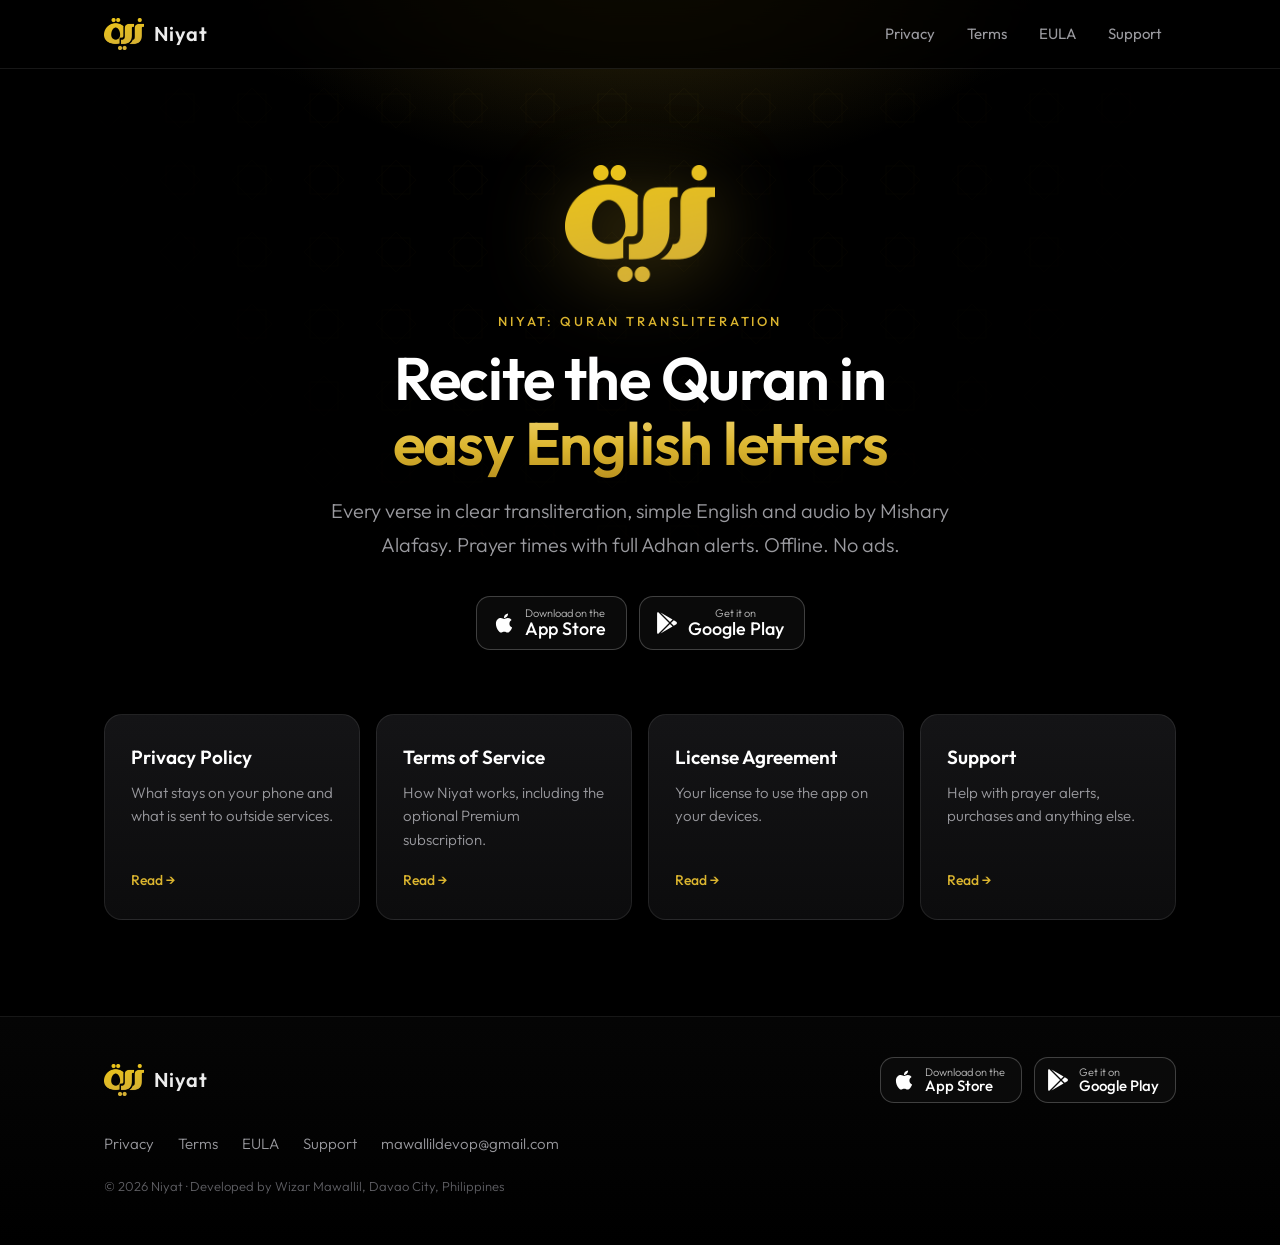
<file: index.html>
<!doctype html>
<html lang="en">
<head>
<meta charset="utf-8">
<meta name="viewport" content="width=device-width, initial-scale=1">
<title>Niyat · Legal & Support</title>
<meta name="description" content="Privacy policy, terms, license agreement and support for Niyat: Quran Transliteration.">
<meta name="theme-color" content="#000000">
<link rel="icon" type="image/png" href="assets/favicon.png">
<link rel="apple-touch-icon" href="assets/apple-touch-icon.png">
<meta property="og:title" content="Niyat · Legal & Support">
<meta property="og:description" content="Privacy policy, terms, license agreement and support for Niyat: Quran Transliteration.">
<meta property="og:image" content="https://mawallil.github.io/niyat-legal/assets/apple-touch-icon.png">
<link rel="preconnect" href="https://fonts.googleapis.com">
<link rel="preconnect" href="https://fonts.gstatic.com" crossorigin>
<link href="https://fonts.googleapis.com/css2?family=Outfit:wght@300;400;500;600;700&display=swap" rel="stylesheet">
<link rel="stylesheet" href="assets/style.css">
</head>
<body class="home">
<div class="glow" aria-hidden="true"></div>
<header class="top"><div class="wrap bar">
<a class="brand" href="./"><img src="assets/logo.png" alt="" width="40" height="31"><span>Niyat</span></a>
<nav class="nav"><a href="privacy">Privacy</a><a href="terms">Terms</a><a href="eula">EULA</a><a href="support">Support</a></nav>
</div></header>
<main><section class="hero"><div class="wrap center">
<img class="hero-logo" src="assets/logo.png" alt="Niyat logo" width="160" height="125">
<p class="eyebrow">Niyat: Quran Transliteration</p>
<h1>Recite the Quran in<br><span class="gold">easy English letters</span></h1>
<p class="lead">Every verse in clear transliteration, simple English and audio by Mishary Alafasy. Prayer times with full Adhan alerts. Offline. No ads.</p>
<div class="stores"><a class="store" href="https://apps.apple.com/us/app/niyat-quran-transliteration/id6758232364"><span class="ico"><svg viewBox="0 0 384 512" aria-hidden="true"><path fill="currentColor" d="M318.7 268.7c-.2-36.7 16.4-64.4 50-84.8-18.8-26.9-47.2-41.7-84.7-44.6-35.5-2.8-74.3 20.7-88.5 20.7-15 0-49.4-19.7-76.4-19.7C63.3 141.2 4 184.8 4 273.5q0 39.3 14.4 81.2c12.8 36.7 59 126.7 107.2 125.2 25.2-.6 43-17.9 75.8-17.9 31.8 0 48.3 17.9 76.4 17.9 48.6-.7 90.4-82.5 102.6-119.3-65.2-30.7-61.7-90-61.7-91.9zm-56.6-164.2c27.3-32.4 24.8-61.9 24-72.5-24.1 1.4-52 16.4-67.9 34.9-17.5 19.8-27.8 44.3-25.6 71.9 26.1 2 49.9-11.4 69.5-34.3z"/></svg></span><span><small>Download on the</small>App Store</span></a><a class="store" href="https://play.google.com/store/apps/details?id=com.aicob.niyat"><span class="ico"><svg viewBox="0 0 512 512" aria-hidden="true"><path fill="currentColor" d="M325.3 234.3 104.6 13l280.8 161.2-60.1 60.1zM47 0C34 6.8 25.3 19.2 25.3 35.3v441.3c0 16.1 8.7 28.5 21.7 35.3l256.6-256L47 0zm425.2 225.6-58.9-34.1-65.7 64.5 65.7 64.5 60.1-34.1c18-14.3 18-46.5-1.2-60.8zM104.6 499l280.8-161.2-60.1-60.1L104.6 499z"/></svg></span><span><small>Get it on</small>Google Play</span></a></div>
</div></section>
<section class="wrap cards"><a class="card" href="privacy"><h2>Privacy Policy</h2><p>What stays on your phone and what is sent to outside services.</p><span class="arrow">Read →</span></a><a class="card" href="terms"><h2>Terms of Service</h2><p>How Niyat works, including the optional Premium subscription.</p><span class="arrow">Read →</span></a><a class="card" href="eula"><h2>License Agreement</h2><p>Your license to use the app on your devices.</p><span class="arrow">Read →</span></a><a class="card" href="support"><h2>Support</h2><p>Help with prayer alerts, purchases and anything else.</p><span class="arrow">Read →</span></a></section></main>
<footer class="foot"><div class="wrap">
<div class="foot-top"><a class="brand" href="./"><img src="assets/logo.png" alt="" width="40" height="31"><span>Niyat</span></a><div class="stores"><a class="store" href="https://apps.apple.com/us/app/niyat-quran-transliteration/id6758232364"><span class="ico"><svg viewBox="0 0 384 512" aria-hidden="true"><path fill="currentColor" d="M318.7 268.7c-.2-36.7 16.4-64.4 50-84.8-18.8-26.9-47.2-41.7-84.7-44.6-35.5-2.8-74.3 20.7-88.5 20.7-15 0-49.4-19.7-76.4-19.7C63.3 141.2 4 184.8 4 273.5q0 39.3 14.4 81.2c12.8 36.7 59 126.7 107.2 125.2 25.2-.6 43-17.9 75.8-17.9 31.8 0 48.3 17.9 76.4 17.9 48.6-.7 90.4-82.5 102.6-119.3-65.2-30.7-61.7-90-61.7-91.9zm-56.6-164.2c27.3-32.4 24.8-61.9 24-72.5-24.1 1.4-52 16.4-67.9 34.9-17.5 19.8-27.8 44.3-25.6 71.9 26.1 2 49.9-11.4 69.5-34.3z"/></svg></span><span><small>Download on the</small>App Store</span></a><a class="store" href="https://play.google.com/store/apps/details?id=com.aicob.niyat"><span class="ico"><svg viewBox="0 0 512 512" aria-hidden="true"><path fill="currentColor" d="M325.3 234.3 104.6 13l280.8 161.2-60.1 60.1zM47 0C34 6.8 25.3 19.2 25.3 35.3v441.3c0 16.1 8.7 28.5 21.7 35.3l256.6-256L47 0zm425.2 225.6-58.9-34.1-65.7 64.5 65.7 64.5 60.1-34.1c18-14.3 18-46.5-1.2-60.8zM104.6 499l280.8-161.2-60.1-60.1L104.6 499z"/></svg></span><span><small>Get it on</small>Google Play</span></a></div></div>
<div class="foot-links"><a href="privacy">Privacy</a><a href="terms">Terms</a><a href="eula">EULA</a><a href="support">Support</a><a href="mailto:mawallildevop@gmail.com">mawallildevop@gmail.com</a></div>
<p class="fine">&copy; 2026 Niyat · Developed by Wizar Mawallil, Davao City, Philippines</p>
</div></footer>
</body>
</html>
</file>
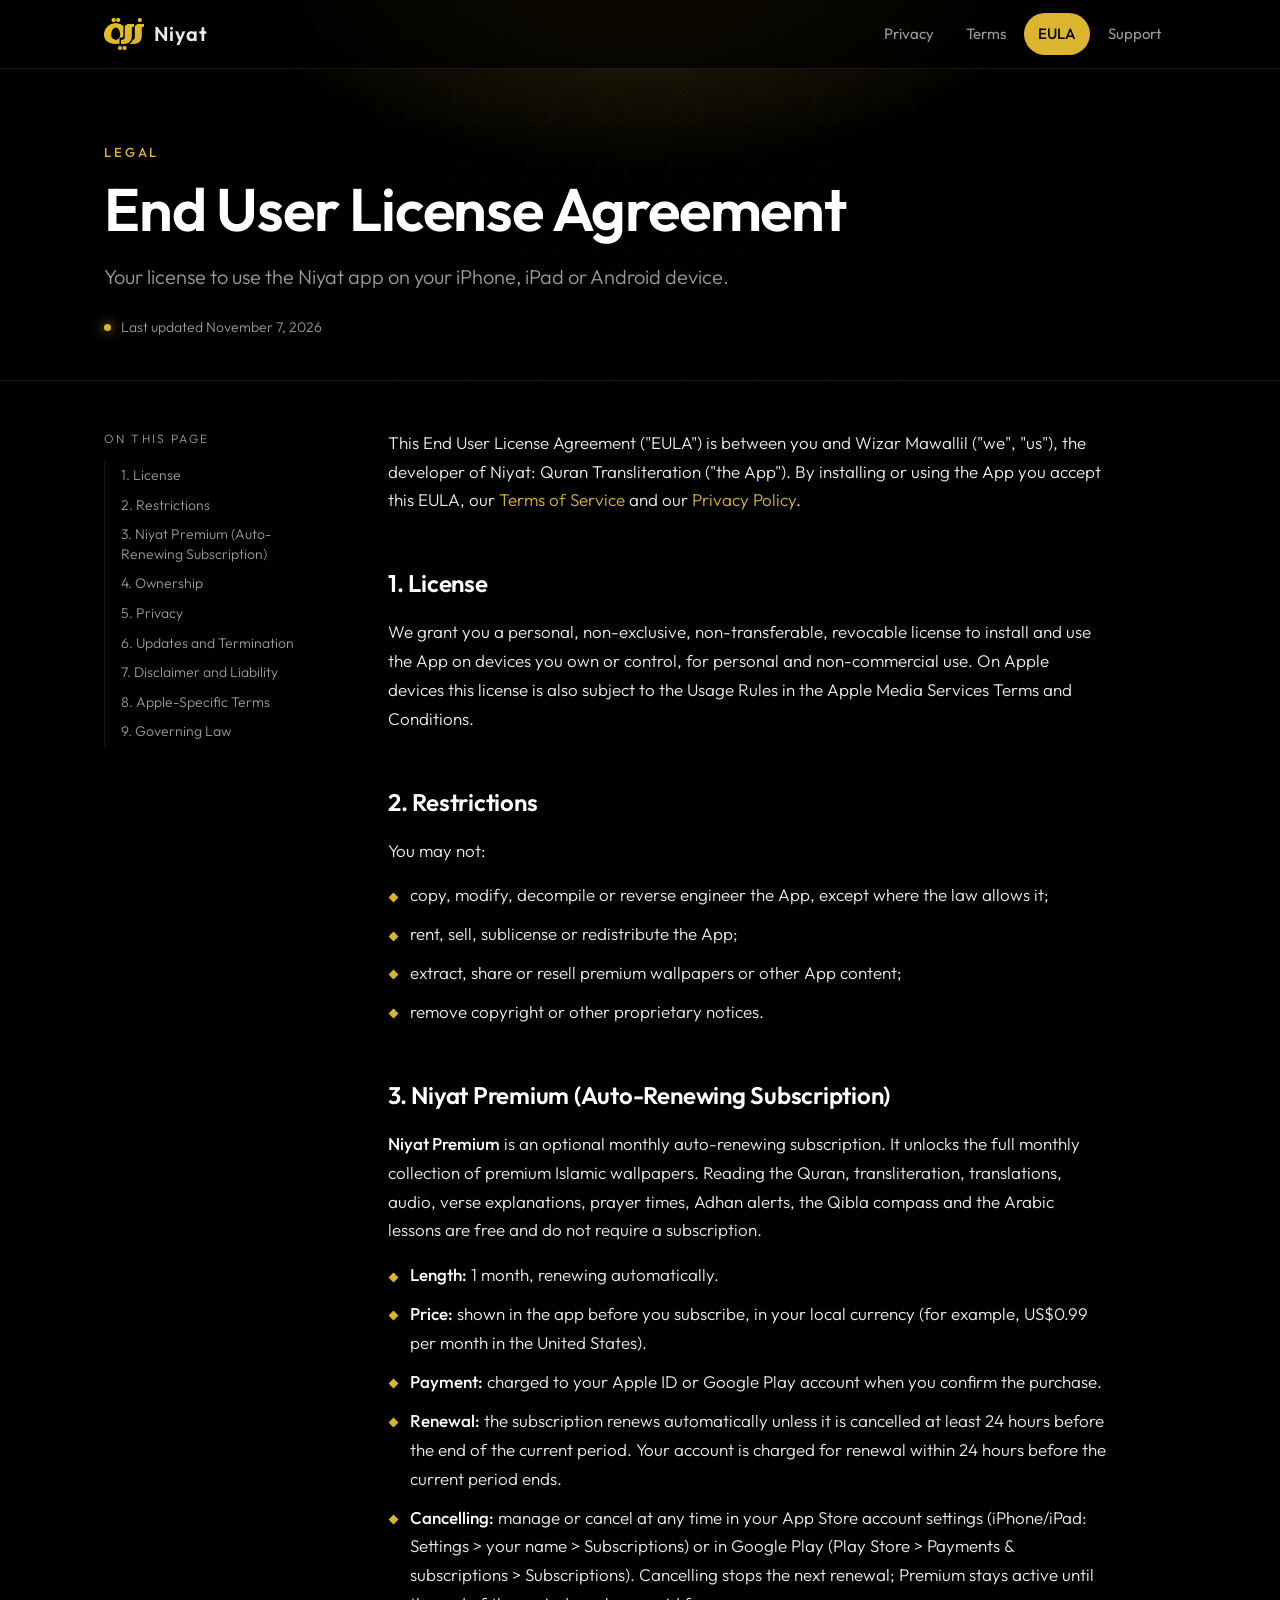
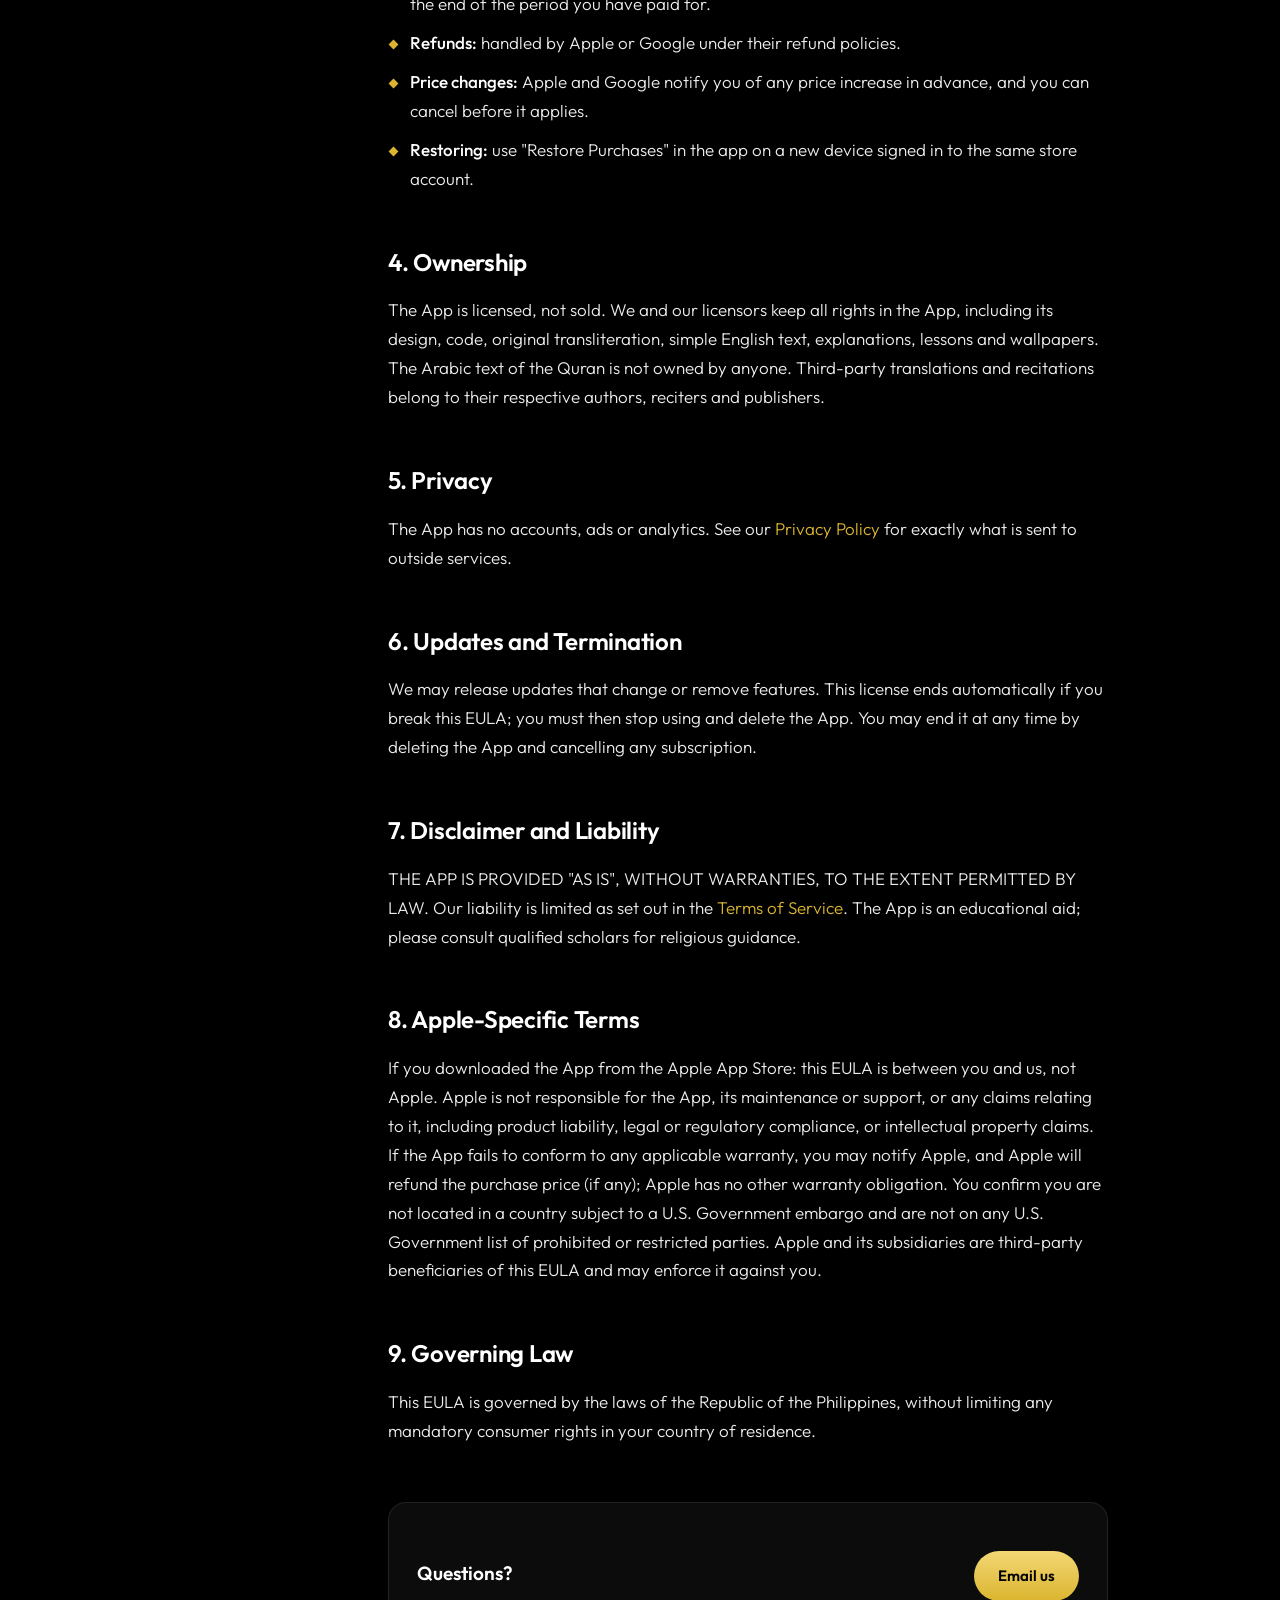
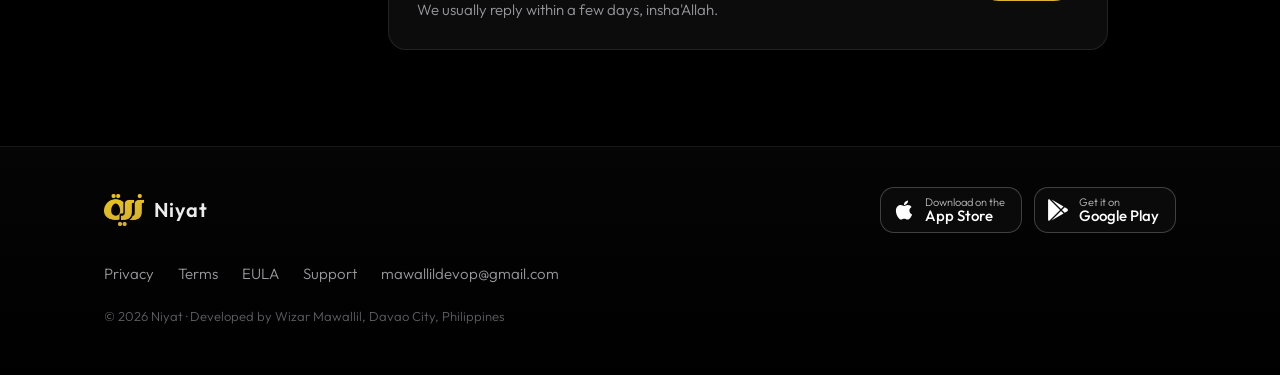
<file: eula.html>
<!doctype html>
<html lang="en">
<head>
<meta charset="utf-8">
<meta name="viewport" content="width=device-width, initial-scale=1">
<title>End User License Agreement · Niyat</title>
<meta name="description" content="Your license to use the Niyat app on your iPhone, iPad or Android device.">
<meta name="theme-color" content="#000000">
<link rel="icon" type="image/png" href="assets/favicon.png">
<link rel="apple-touch-icon" href="assets/apple-touch-icon.png">
<meta property="og:title" content="End User License Agreement · Niyat">
<meta property="og:description" content="Your license to use the Niyat app on your iPhone, iPad or Android device.">
<meta property="og:image" content="https://mawallil.github.io/niyat-legal/assets/apple-touch-icon.png">
<link rel="preconnect" href="https://fonts.googleapis.com">
<link rel="preconnect" href="https://fonts.gstatic.com" crossorigin>
<link href="https://fonts.googleapis.com/css2?family=Outfit:wght@300;400;500;600;700&display=swap" rel="stylesheet">
<link rel="stylesheet" href="assets/style.css">
</head>
<body class="">
<div class="glow" aria-hidden="true"></div>
<header class="top"><div class="wrap bar">
<a class="brand" href="./"><img src="assets/logo.png" alt="" width="40" height="31"><span>Niyat</span></a>
<nav class="nav"><a href="privacy">Privacy</a><a href="terms">Terms</a><a href="eula" aria-current="page">EULA</a><a href="support">Support</a></nav>
</div></header>
<main><section class="hero small"><div class="wrap">
<p class="eyebrow">Legal</p><h1>End User License Agreement</h1><p class="lead">Your license to use the Niyat app on your iPhone, iPad or Android device.</p>
<p class="meta"><span class="dot"></span>Last updated November 7, 2026</p>
</div></section>
<div class="wrap doc-grid">
<aside class="toc"><p>On this page</p><ol><li><a href="#1-license">1. License</a></li><li><a href="#2-restrictions">2. Restrictions</a></li><li><a href="#3-niyat-premium-auto-renewing-subscription">3. Niyat Premium (Auto-Renewing Subscription)</a></li><li><a href="#4-ownership">4. Ownership</a></li><li><a href="#5-privacy">5. Privacy</a></li><li><a href="#6-updates-and-termination">6. Updates and Termination</a></li><li><a href="#7-disclaimer-and-liability">7. Disclaimer and Liability</a></li><li><a href="#8-apple-specific-terms">8. Apple-Specific Terms</a></li><li><a href="#9-governing-law">9. Governing Law</a></li></ol></aside>
<article class="prose"><p>This End User License Agreement ("EULA") is between you and Wizar Mawallil ("we", "us"), the developer of
            Niyat: Quran Transliteration ("the App"). By installing or using the App you accept this EULA, our
            <a href="terms">Terms of Service</a> and our <a href="privacy">Privacy Policy</a>.</p>

        <h2 id="1-license">1. License</h2>
        <p>We grant you a personal, non-exclusive, non-transferable, revocable license to install and use the App on
            devices you own or control, for personal and non-commercial use. On Apple devices this license is also
            subject to the Usage Rules in the Apple Media Services Terms and Conditions.</p>

        <h2 id="2-restrictions">2. Restrictions</h2>
        <p>You may not:</p>
        <ul>
            <li>copy, modify, decompile or reverse engineer the App, except where the law allows it;</li>
            <li>rent, sell, sublicense or redistribute the App;</li>
            <li>extract, share or resell premium wallpapers or other App content;</li>
            <li>remove copyright or other proprietary notices.</li>
        </ul>

        <h2 id="3-niyat-premium-auto-renewing-subscription">3. Niyat Premium (Auto-Renewing Subscription)</h2>
        <p><strong>Niyat Premium</strong> is an optional monthly auto-renewing subscription. It unlocks the full monthly
            collection of premium Islamic wallpapers. Reading the Quran, transliteration, translations, audio, verse
            explanations, prayer times, Adhan alerts, the Qibla compass and the Arabic lessons are free and do not require
            a subscription.</p>
        <ul>
            <li><strong>Length:</strong> 1 month, renewing automatically.</li>
            <li><strong>Price:</strong> shown in the app before you subscribe, in your local currency (for example,
                US$0.99 per month in the United States).</li>
            <li><strong>Payment:</strong> charged to your Apple ID or Google Play account when you confirm the purchase.
            </li>
            <li><strong>Renewal:</strong> the subscription renews automatically unless it is cancelled at least 24 hours
                before the end of the current period. Your account is charged for renewal within 24 hours before the
                current period ends.</li>
            <li><strong>Cancelling:</strong> manage or cancel at any time in your App Store account settings (iPhone/iPad:
                Settings &gt; your name &gt; Subscriptions) or in Google Play (Play Store &gt; Payments &amp;
                subscriptions &gt; Subscriptions). Cancelling stops the next renewal; Premium stays active until the end
                of the period you have paid for.</li>
            <li><strong>Refunds:</strong> handled by Apple or Google under their refund policies.</li>
            <li><strong>Price changes:</strong> Apple and Google notify you of any price increase in advance, and you can
                cancel before it applies.</li>
            <li><strong>Restoring:</strong> use "Restore Purchases" in the app on a new device signed in to the same store
                account.</li>
        </ul>

        <h2 id="4-ownership">4. Ownership</h2>
        <p>The App is licensed, not sold. We and our licensors keep all rights in the App, including its design, code,
            original transliteration, simple English text, explanations, lessons and wallpapers. The Arabic text of the
            Quran is not owned by anyone. Third-party translations and recitations belong to their respective authors,
            reciters and publishers.</p>

        <h2 id="5-privacy">5. Privacy</h2>
        <p>The App has no accounts, ads or analytics. See our <a href="privacy">Privacy Policy</a> for exactly what is
            sent to outside services.</p>

        <h2 id="6-updates-and-termination">6. Updates and Termination</h2>
        <p>We may release updates that change or remove features. This license ends automatically if you break this EULA;
            you must then stop using and delete the App. You may end it at any time by deleting the App and cancelling
            any subscription.</p>

        <h2 id="7-disclaimer-and-liability">7. Disclaimer and Liability</h2>
        <p>THE APP IS PROVIDED "AS IS", WITHOUT WARRANTIES, TO THE EXTENT PERMITTED BY LAW. Our liability is limited as
            set out in the <a href="terms">Terms of Service</a>. The App is an educational aid; please consult qualified
            scholars for religious guidance.</p>

        <h2 id="8-apple-specific-terms">8. Apple-Specific Terms</h2>
        <p>If you downloaded the App from the Apple App Store: this EULA is between you and us, not Apple. Apple is not
            responsible for the App, its maintenance or support, or any claims relating to it, including product
            liability, legal or regulatory compliance, or intellectual property claims. If the App fails to conform to
            any applicable warranty, you may notify Apple, and Apple will refund the purchase price (if any); Apple has no
            other warranty obligation. You confirm you are not located in a country subject to a U.S. Government embargo
            and are not on any U.S. Government list of prohibited or restricted parties. Apple and its subsidiaries are
            third-party beneficiaries of this EULA and may enforce it against you.</p>

        <h2 id="9-governing-law">9. Governing Law</h2>
        <p>This EULA is governed by the laws of the Republic of the Philippines, without limiting any mandatory consumer
            rights in your country of residence.</p>
<div class="contact-card"><div><h3>Questions?</h3><p>We usually reply within a few days, insha'Allah.</p></div><a class="btn" href="mailto:mawallildevop@gmail.com">Email us</a></div>
</article></div></main>
<footer class="foot"><div class="wrap">
<div class="foot-top"><a class="brand" href="./"><img src="assets/logo.png" alt="" width="40" height="31"><span>Niyat</span></a><div class="stores"><a class="store" href="https://apps.apple.com/us/app/niyat-quran-transliteration/id6758232364"><span class="ico"><svg viewBox="0 0 384 512" aria-hidden="true"><path fill="currentColor" d="M318.7 268.7c-.2-36.7 16.4-64.4 50-84.8-18.8-26.9-47.2-41.7-84.7-44.6-35.5-2.8-74.3 20.7-88.5 20.7-15 0-49.4-19.7-76.4-19.7C63.3 141.2 4 184.8 4 273.5q0 39.3 14.4 81.2c12.8 36.7 59 126.7 107.2 125.2 25.2-.6 43-17.9 75.8-17.9 31.8 0 48.3 17.9 76.4 17.9 48.6-.7 90.4-82.5 102.6-119.3-65.2-30.7-61.7-90-61.7-91.9zm-56.6-164.2c27.3-32.4 24.8-61.9 24-72.5-24.1 1.4-52 16.4-67.9 34.9-17.5 19.8-27.8 44.3-25.6 71.9 26.1 2 49.9-11.4 69.5-34.3z"/></svg></span><span><small>Download on the</small>App Store</span></a><a class="store" href="https://play.google.com/store/apps/details?id=com.aicob.niyat"><span class="ico"><svg viewBox="0 0 512 512" aria-hidden="true"><path fill="currentColor" d="M325.3 234.3 104.6 13l280.8 161.2-60.1 60.1zM47 0C34 6.8 25.3 19.2 25.3 35.3v441.3c0 16.1 8.7 28.5 21.7 35.3l256.6-256L47 0zm425.2 225.6-58.9-34.1-65.7 64.5 65.7 64.5 60.1-34.1c18-14.3 18-46.5-1.2-60.8zM104.6 499l280.8-161.2-60.1-60.1L104.6 499z"/></svg></span><span><small>Get it on</small>Google Play</span></a></div></div>
<div class="foot-links"><a href="privacy">Privacy</a><a href="terms">Terms</a><a href="eula">EULA</a><a href="support">Support</a><a href="mailto:mawallildevop@gmail.com">mawallildevop@gmail.com</a></div>
<p class="fine">&copy; 2026 Niyat · Developed by Wizar Mawallil, Davao City, Philippines</p>
</div></footer>
</body>
</html>
</file>
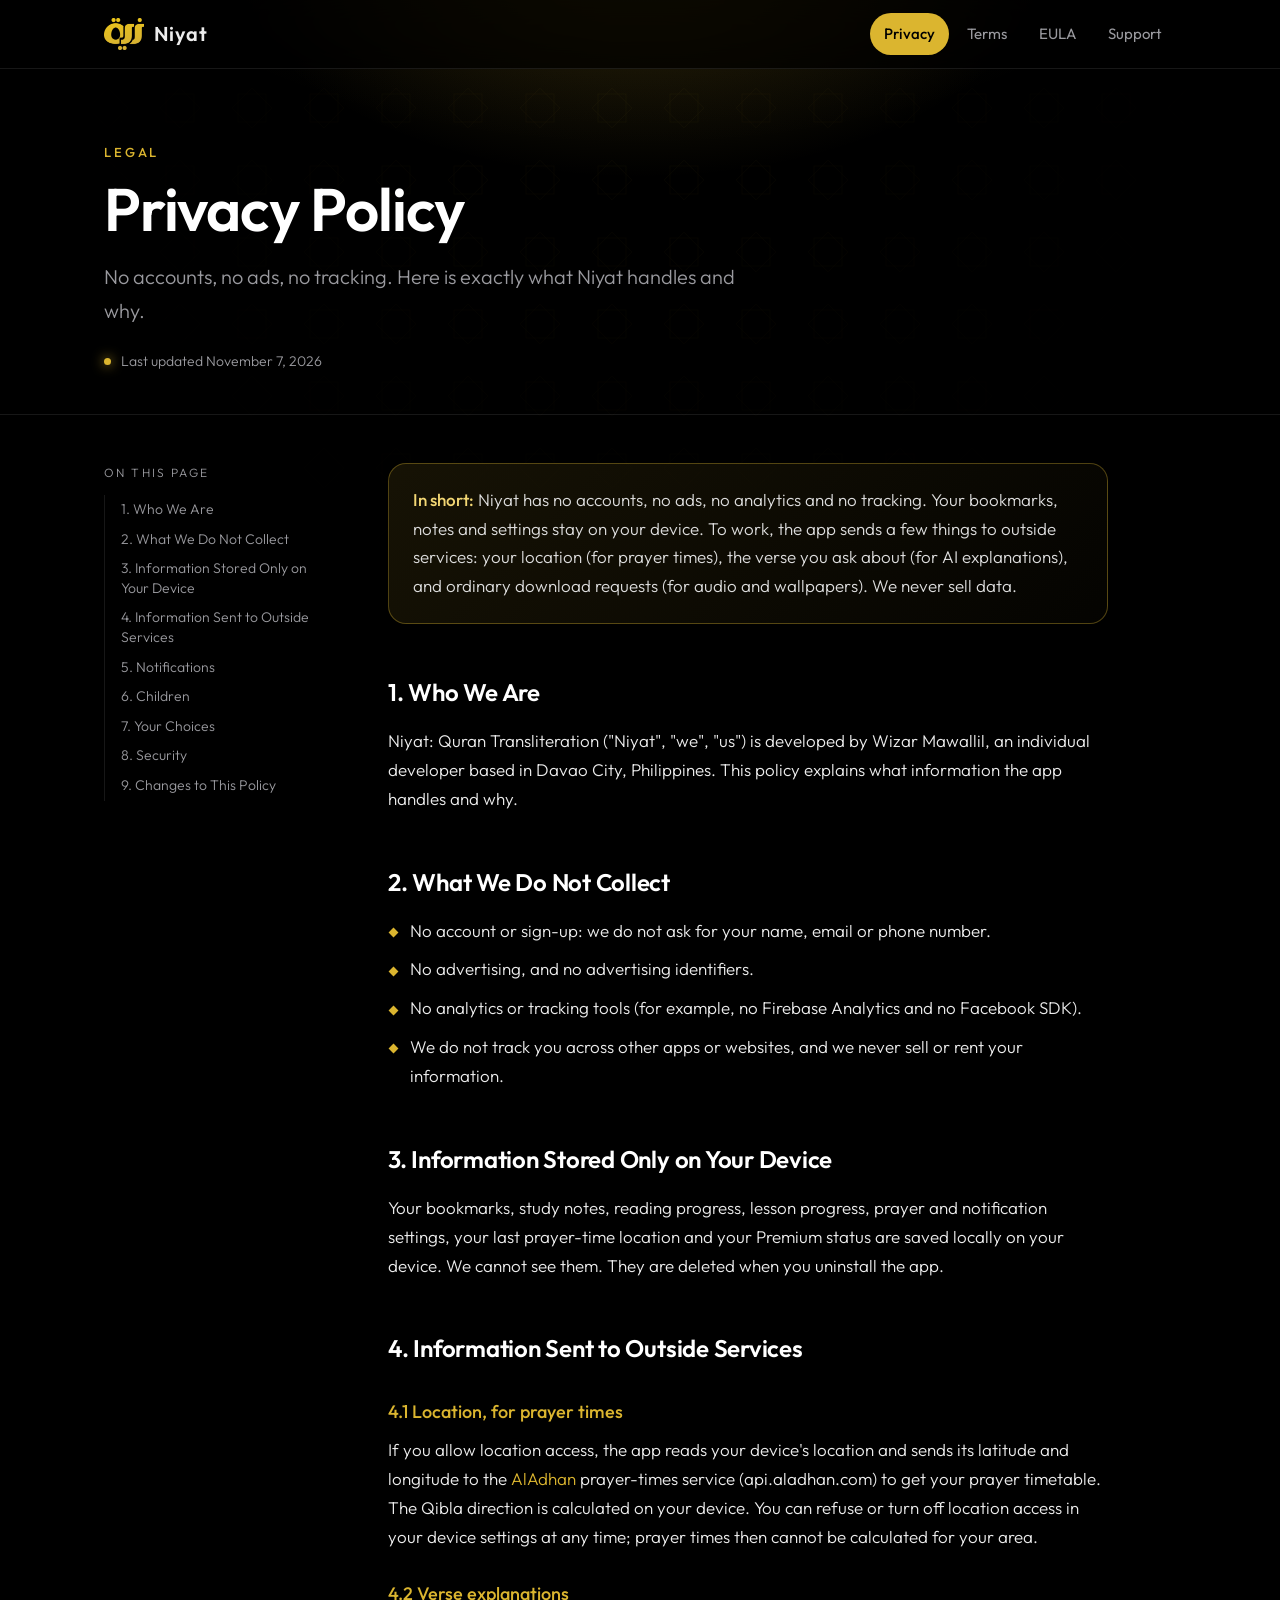
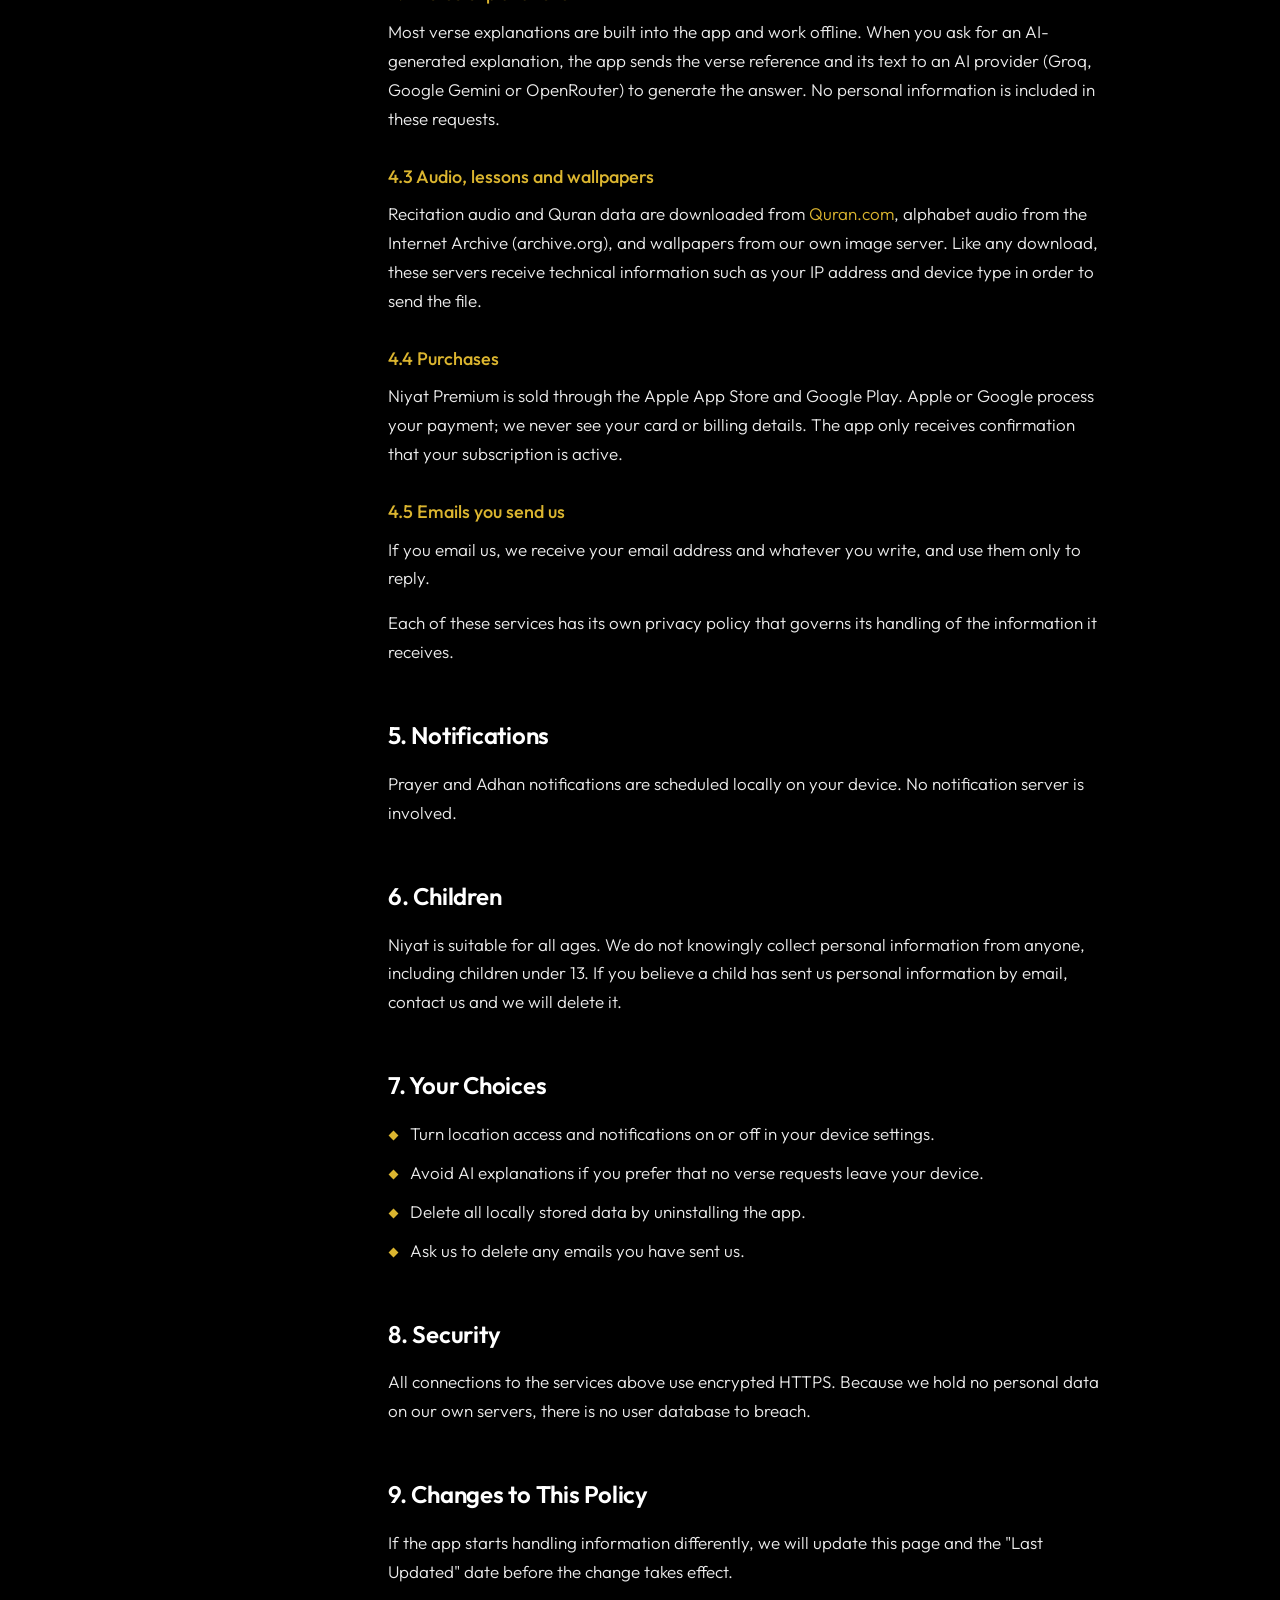
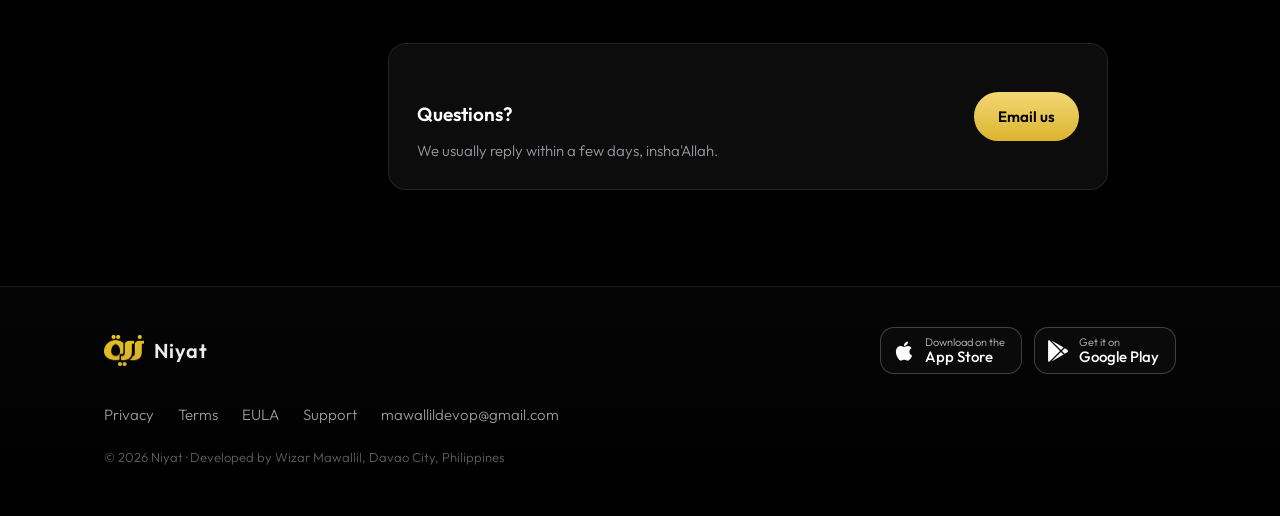
<file: privacy.html>
<!doctype html>
<html lang="en">
<head>
<meta charset="utf-8">
<meta name="viewport" content="width=device-width, initial-scale=1">
<title>Privacy Policy · Niyat</title>
<meta name="description" content="No accounts, no ads, no tracking. Here is exactly what Niyat handles and why.">
<meta name="theme-color" content="#000000">
<link rel="icon" type="image/png" href="assets/favicon.png">
<link rel="apple-touch-icon" href="assets/apple-touch-icon.png">
<meta property="og:title" content="Privacy Policy · Niyat">
<meta property="og:description" content="No accounts, no ads, no tracking. Here is exactly what Niyat handles and why.">
<meta property="og:image" content="https://mawallil.github.io/niyat-legal/assets/apple-touch-icon.png">
<link rel="preconnect" href="https://fonts.googleapis.com">
<link rel="preconnect" href="https://fonts.gstatic.com" crossorigin>
<link href="https://fonts.googleapis.com/css2?family=Outfit:wght@300;400;500;600;700&display=swap" rel="stylesheet">
<link rel="stylesheet" href="assets/style.css">
</head>
<body class="">
<div class="glow" aria-hidden="true"></div>
<header class="top"><div class="wrap bar">
<a class="brand" href="./"><img src="assets/logo.png" alt="" width="40" height="31"><span>Niyat</span></a>
<nav class="nav"><a href="privacy" aria-current="page">Privacy</a><a href="terms">Terms</a><a href="eula">EULA</a><a href="support">Support</a></nav>
</div></header>
<main><section class="hero small"><div class="wrap">
<p class="eyebrow">Legal</p><h1>Privacy Policy</h1><p class="lead">No accounts, no ads, no tracking. Here is exactly what Niyat handles and why.</p>
<p class="meta"><span class="dot"></span>Last updated November 7, 2026</p>
</div></section>
<div class="wrap doc-grid">
<aside class="toc"><p>On this page</p><ol><li><a href="#1-who-we-are">1. Who We Are</a></li><li><a href="#2-what-we-do-not-collect">2. What We Do Not Collect</a></li><li><a href="#3-information-stored-only-on-your-device">3. Information Stored Only on Your Device</a></li><li><a href="#4-information-sent-to-outside-services">4. Information Sent to Outside Services</a></li><li><a href="#5-notifications">5. Notifications</a></li><li><a href="#6-children">6. Children</a></li><li><a href="#7-your-choices">7. Your Choices</a></li><li><a href="#8-security">8. Security</a></li><li><a href="#9-changes-to-this-policy">9. Changes to This Policy</a></li></ol></aside>
<article class="prose"><div class="callout"><strong>In short:</strong> Niyat has no accounts, no ads, no analytics and no tracking. Your
            bookmarks, notes and settings stay on your device. To work, the app sends a few things to outside
            services: your location (for prayer times), the verse you ask about (for AI explanations), and ordinary
            download requests (for audio and wallpapers). We never sell data.</div>

        <h2 id="1-who-we-are">1. Who We Are</h2>
        <p>Niyat: Quran Transliteration ("Niyat", "we", "us") is developed by Wizar Mawallil, an individual developer
            based in Davao City, Philippines. This policy explains what information the app handles and why.</p>

        <h2 id="2-what-we-do-not-collect">2. What We Do Not Collect</h2>
        <ul>
            <li>No account or sign-up: we do not ask for your name, email or phone number.</li>
            <li>No advertising, and no advertising identifiers.</li>
            <li>No analytics or tracking tools (for example, no Firebase Analytics and no Facebook SDK).</li>
            <li>We do not track you across other apps or websites, and we never sell or rent your information.</li>
        </ul>

        <h2 id="3-information-stored-only-on-your-device">3. Information Stored Only on Your Device</h2>
        <p>Your bookmarks, study notes, reading progress, lesson progress, prayer and notification settings, your last
            prayer-time location and your Premium status are saved locally on your device. We cannot see them. They are
            deleted when you uninstall the app.</p>

        <h2 id="4-information-sent-to-outside-services">4. Information Sent to Outside Services</h2>
        <h3>4.1 Location, for prayer times</h3>
        <p>If you allow location access, the app reads your device's location and sends its latitude and longitude to
            the <a href="https://aladhan.com">AlAdhan</a> prayer-times service (api.aladhan.com) to get your prayer
            timetable. The Qibla direction is calculated on your device. You can refuse or turn off location access in
            your device settings at any time; prayer times then cannot be calculated for your area.</p>

        <h3>4.2 Verse explanations</h3>
        <p>Most verse explanations are built into the app and work offline. When you ask for an AI-generated
            explanation, the app sends the verse reference and its text to an AI provider (Groq, Google Gemini or
            OpenRouter) to generate the answer. No personal information is included in these requests.</p>

        <h3>4.3 Audio, lessons and wallpapers</h3>
        <p>Recitation audio and Quran data are downloaded from <a href="https://quran.com">Quran.com</a>, alphabet
            audio from the Internet Archive (archive.org), and wallpapers from our own image server. Like any download,
            these servers receive technical information such as your IP address and device type in order to send the
            file.</p>

        <h3>4.4 Purchases</h3>
        <p>Niyat Premium is sold through the Apple App Store and Google Play. Apple or Google process your payment; we
            never see your card or billing details. The app only receives confirmation that your subscription is active.
        </p>

        <h3>4.5 Emails you send us</h3>
        <p>If you email us, we receive your email address and whatever you write, and use them only to reply.</p>

        <p>Each of these services has its own privacy policy that governs its handling of the information it receives.
        </p>

        <h2 id="5-notifications">5. Notifications</h2>
        <p>Prayer and Adhan notifications are scheduled locally on your device. No notification server is involved.</p>

        <h2 id="6-children">6. Children</h2>
        <p>Niyat is suitable for all ages. We do not knowingly collect personal information from anyone, including
            children under 13. If you believe a child has sent us personal information by email, contact us and we will
            delete it.</p>

        <h2 id="7-your-choices">7. Your Choices</h2>
        <ul>
            <li>Turn location access and notifications on or off in your device settings.</li>
            <li>Avoid AI explanations if you prefer that no verse requests leave your device.</li>
            <li>Delete all locally stored data by uninstalling the app.</li>
            <li>Ask us to delete any emails you have sent us.</li>
        </ul>

        <h2 id="8-security">8. Security</h2>
        <p>All connections to the services above use encrypted HTTPS. Because we hold no personal data on our own
            servers, there is no user database to breach.</p>

        <h2 id="9-changes-to-this-policy">9. Changes to This Policy</h2>
        <p>If the app starts handling information differently, we will update this page and the "Last Updated" date
            before the change takes effect.</p>
<div class="contact-card"><div><h3>Questions?</h3><p>We usually reply within a few days, insha'Allah.</p></div><a class="btn" href="mailto:mawallildevop@gmail.com">Email us</a></div>
</article></div></main>
<footer class="foot"><div class="wrap">
<div class="foot-top"><a class="brand" href="./"><img src="assets/logo.png" alt="" width="40" height="31"><span>Niyat</span></a><div class="stores"><a class="store" href="https://apps.apple.com/us/app/niyat-quran-transliteration/id6758232364"><span class="ico"><svg viewBox="0 0 384 512" aria-hidden="true"><path fill="currentColor" d="M318.7 268.7c-.2-36.7 16.4-64.4 50-84.8-18.8-26.9-47.2-41.7-84.7-44.6-35.5-2.8-74.3 20.7-88.5 20.7-15 0-49.4-19.7-76.4-19.7C63.3 141.2 4 184.8 4 273.5q0 39.3 14.4 81.2c12.8 36.7 59 126.7 107.2 125.2 25.2-.6 43-17.9 75.8-17.9 31.8 0 48.3 17.9 76.4 17.9 48.6-.7 90.4-82.5 102.6-119.3-65.2-30.7-61.7-90-61.7-91.9zm-56.6-164.2c27.3-32.4 24.8-61.9 24-72.5-24.1 1.4-52 16.4-67.9 34.9-17.5 19.8-27.8 44.3-25.6 71.9 26.1 2 49.9-11.4 69.5-34.3z"/></svg></span><span><small>Download on the</small>App Store</span></a><a class="store" href="https://play.google.com/store/apps/details?id=com.aicob.niyat"><span class="ico"><svg viewBox="0 0 512 512" aria-hidden="true"><path fill="currentColor" d="M325.3 234.3 104.6 13l280.8 161.2-60.1 60.1zM47 0C34 6.8 25.3 19.2 25.3 35.3v441.3c0 16.1 8.7 28.5 21.7 35.3l256.6-256L47 0zm425.2 225.6-58.9-34.1-65.7 64.5 65.7 64.5 60.1-34.1c18-14.3 18-46.5-1.2-60.8zM104.6 499l280.8-161.2-60.1-60.1L104.6 499z"/></svg></span><span><small>Get it on</small>Google Play</span></a></div></div>
<div class="foot-links"><a href="privacy">Privacy</a><a href="terms">Terms</a><a href="eula">EULA</a><a href="support">Support</a><a href="mailto:mawallildevop@gmail.com">mawallildevop@gmail.com</a></div>
<p class="fine">&copy; 2026 Niyat · Developed by Wizar Mawallil, Davao City, Philippines</p>
</div></footer>
</body>
</html>
</file>
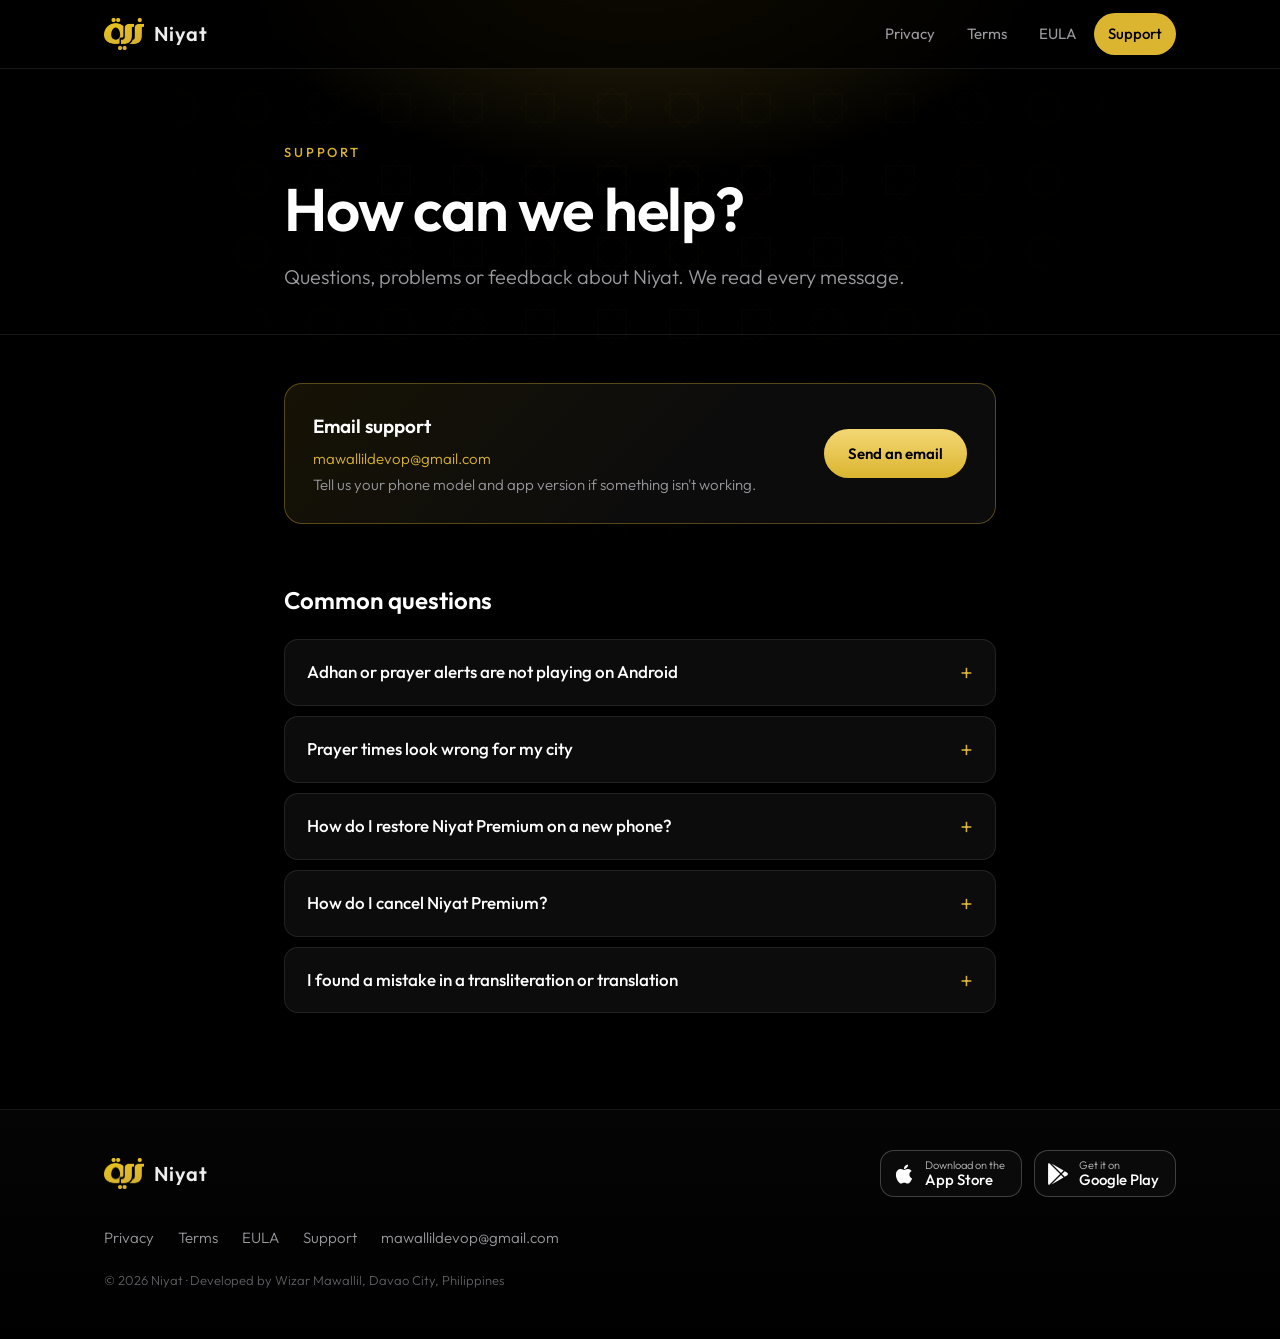
<file: support.html>
<!doctype html>
<html lang="en">
<head>
<meta charset="utf-8">
<meta name="viewport" content="width=device-width, initial-scale=1">
<title>Support · Niyat</title>
<meta name="description" content="Get help with Niyat: Quran Transliteration.">
<meta name="theme-color" content="#000000">
<link rel="icon" type="image/png" href="assets/favicon.png">
<link rel="apple-touch-icon" href="assets/apple-touch-icon.png">
<meta property="og:title" content="Support · Niyat">
<meta property="og:description" content="Get help with Niyat: Quran Transliteration.">
<meta property="og:image" content="https://mawallil.github.io/niyat-legal/assets/apple-touch-icon.png">
<link rel="preconnect" href="https://fonts.googleapis.com">
<link rel="preconnect" href="https://fonts.gstatic.com" crossorigin>
<link href="https://fonts.googleapis.com/css2?family=Outfit:wght@300;400;500;600;700&display=swap" rel="stylesheet">
<link rel="stylesheet" href="assets/style.css">
</head>
<body class="">
<div class="glow" aria-hidden="true"></div>
<header class="top"><div class="wrap bar">
<a class="brand" href="./"><img src="assets/logo.png" alt="" width="40" height="31"><span>Niyat</span></a>
<nav class="nav"><a href="privacy">Privacy</a><a href="terms">Terms</a><a href="eula">EULA</a><a href="support" aria-current="page">Support</a></nav>
</div></header>
<main><section class="hero small"><div class="wrap narrow">
<p class="eyebrow">Support</p><h1>How can we help?</h1><p class="lead">Questions, problems or feedback about Niyat. We read every message.</p>
</div></section>
<div class="wrap narrow">
<div class="contact-card big"><div><h3>Email support</h3><p><a href="mailto:mawallildevop@gmail.com">mawallildevop@gmail.com</a><br>Tell us your phone model and app version if something isn't working.</p></div><a class="btn" href="mailto:mawallildevop@gmail.com?subject=Niyat%20support">Send an email</a></div>
<h2 class="section-title">Common questions</h2>
<div class="faq"><details><summary>Adhan or prayer alerts are not playing on Android</summary><p>Some phones (Xiaomi, Oppo, Vivo, OnePlus, Huawei and others) stop apps in the background to save battery. Open Settings → Apps → Niyat → Battery and choose <strong>Unrestricted</strong> (or turn off battery optimisation), and allow <strong>Autostart</strong> if your phone has it. Also check that notifications and exact alarms are allowed for Niyat.</p></details><details><summary>Prayer times look wrong for my city</summary><p>Prayer times use your phone's location. Make sure location access is allowed for Niyat, then open the app again so it refreshes your timetable. Times can differ by a few minutes from your local mosque.</p></details><details><summary>How do I restore Niyat Premium on a new phone?</summary><p>Sign in to the same Apple ID or Google account you subscribed with, open the Support tab in Niyat and tap <strong>Restore</strong>.</p></details><details><summary>How do I cancel Niyat Premium?</summary><p>iPhone or iPad: Settings → your name → Subscriptions → Niyat. Android: Play Store → profile icon → Payments &amp; subscriptions → Subscriptions → Niyat. Premium stays active until the end of the period you paid for.</p></details><details><summary>I found a mistake in a transliteration or translation</summary><p>Jazakallah khair for telling us. Email us the surah and verse number (for example 2:2) and what looks wrong, and we will check and fix it.</p></details></div>
</div></main>
<footer class="foot"><div class="wrap">
<div class="foot-top"><a class="brand" href="./"><img src="assets/logo.png" alt="" width="40" height="31"><span>Niyat</span></a><div class="stores"><a class="store" href="https://apps.apple.com/us/app/niyat-quran-transliteration/id6758232364"><span class="ico"><svg viewBox="0 0 384 512" aria-hidden="true"><path fill="currentColor" d="M318.7 268.7c-.2-36.7 16.4-64.4 50-84.8-18.8-26.9-47.2-41.7-84.7-44.6-35.5-2.8-74.3 20.7-88.5 20.7-15 0-49.4-19.7-76.4-19.7C63.3 141.2 4 184.8 4 273.5q0 39.3 14.4 81.2c12.8 36.7 59 126.7 107.2 125.2 25.2-.6 43-17.9 75.8-17.9 31.8 0 48.3 17.9 76.4 17.9 48.6-.7 90.4-82.5 102.6-119.3-65.2-30.7-61.7-90-61.7-91.9zm-56.6-164.2c27.3-32.4 24.8-61.9 24-72.5-24.1 1.4-52 16.4-67.9 34.9-17.5 19.8-27.8 44.3-25.6 71.9 26.1 2 49.9-11.4 69.5-34.3z"/></svg></span><span><small>Download on the</small>App Store</span></a><a class="store" href="https://play.google.com/store/apps/details?id=com.aicob.niyat"><span class="ico"><svg viewBox="0 0 512 512" aria-hidden="true"><path fill="currentColor" d="M325.3 234.3 104.6 13l280.8 161.2-60.1 60.1zM47 0C34 6.8 25.3 19.2 25.3 35.3v441.3c0 16.1 8.7 28.5 21.7 35.3l256.6-256L47 0zm425.2 225.6-58.9-34.1-65.7 64.5 65.7 64.5 60.1-34.1c18-14.3 18-46.5-1.2-60.8zM104.6 499l280.8-161.2-60.1-60.1L104.6 499z"/></svg></span><span><small>Get it on</small>Google Play</span></a></div></div>
<div class="foot-links"><a href="privacy">Privacy</a><a href="terms">Terms</a><a href="eula">EULA</a><a href="support">Support</a><a href="mailto:mawallildevop@gmail.com">mawallildevop@gmail.com</a></div>
<p class="fine">&copy; 2026 Niyat · Developed by Wizar Mawallil, Davao City, Philippines</p>
</div></footer>
</body>
</html>
</file>
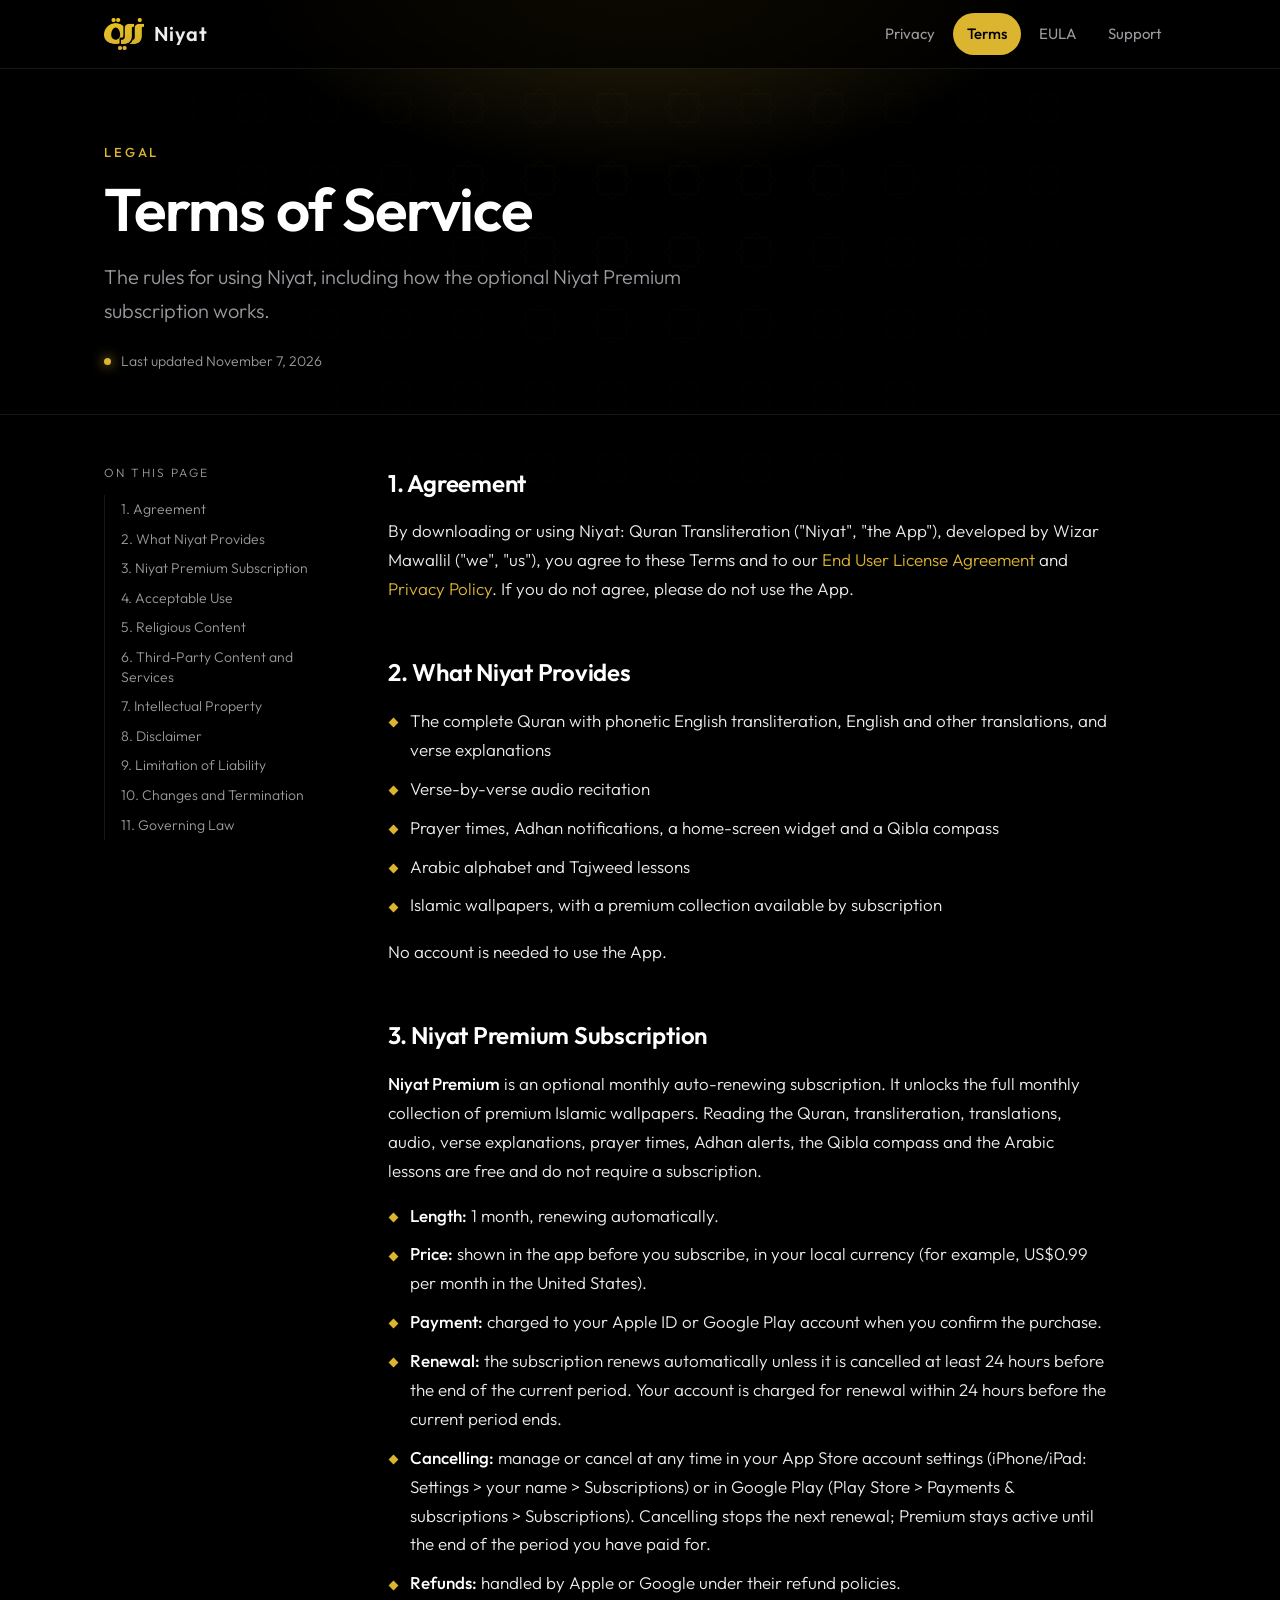
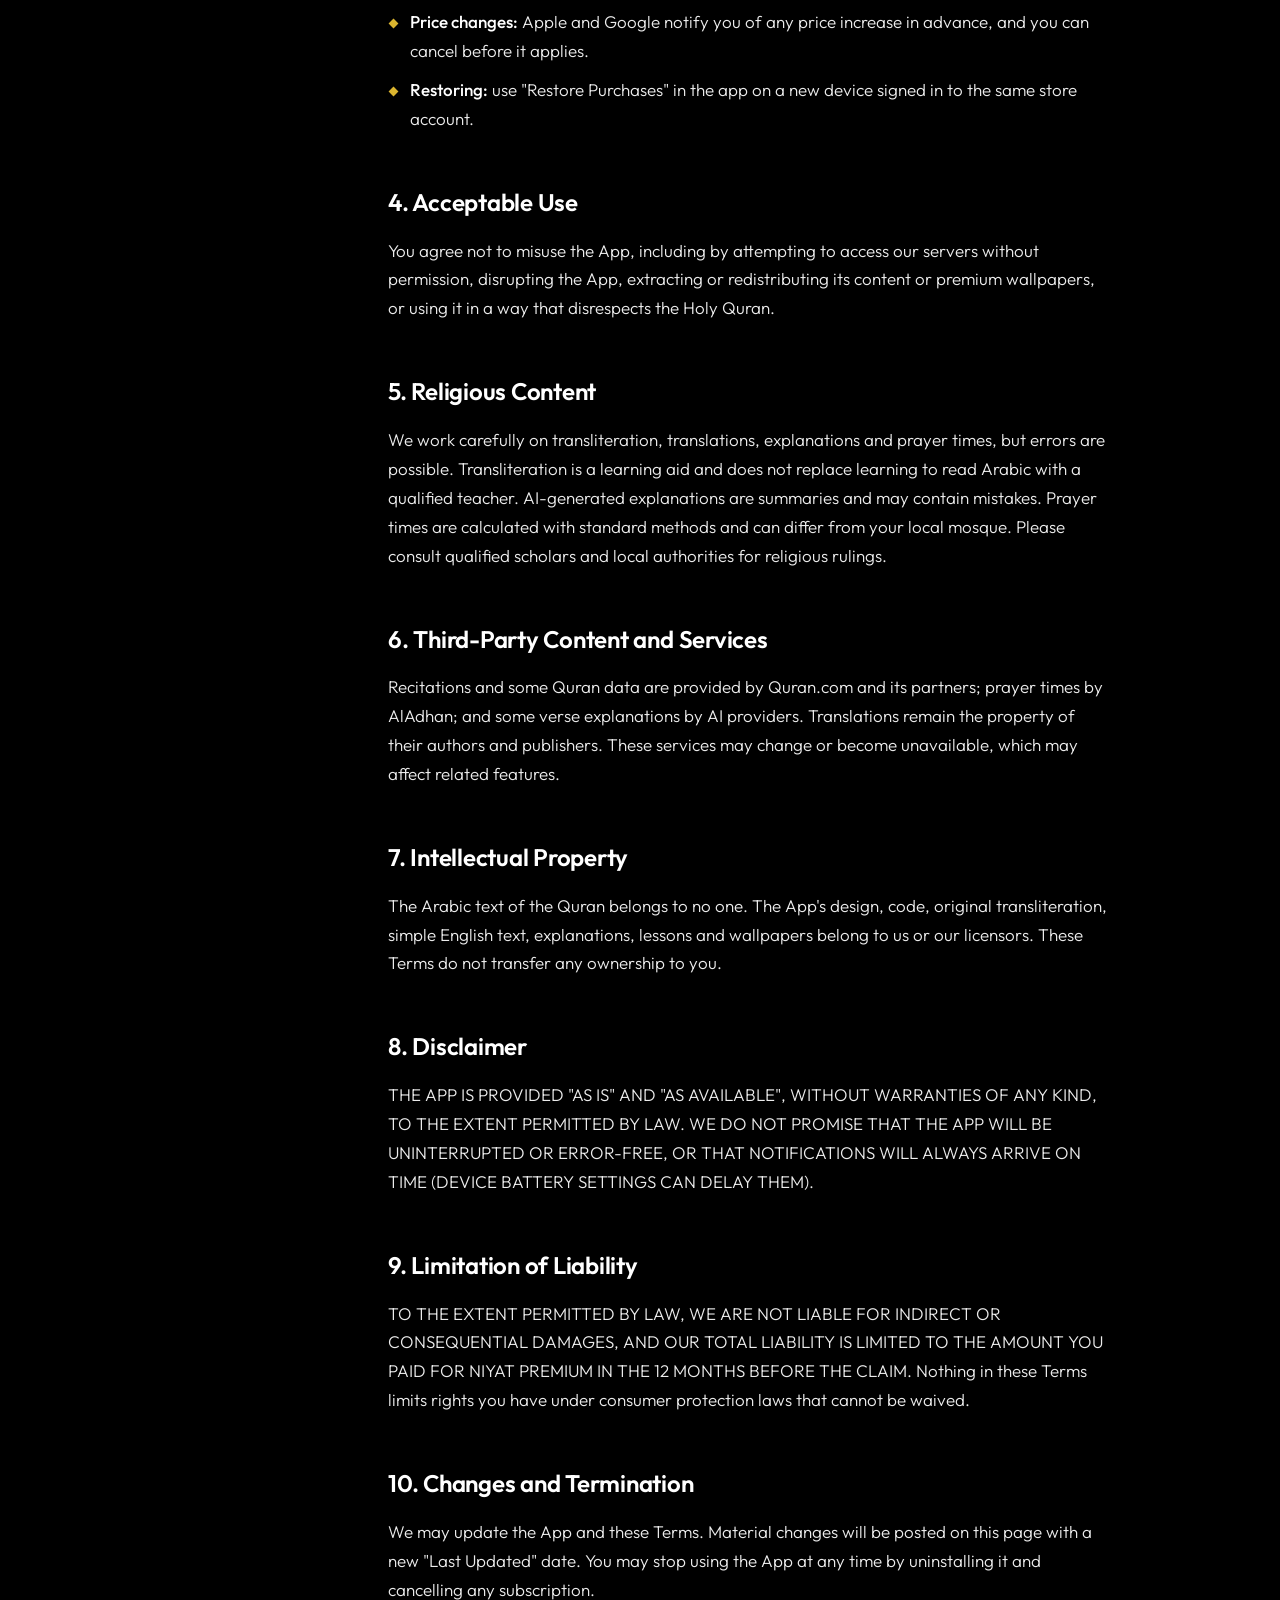
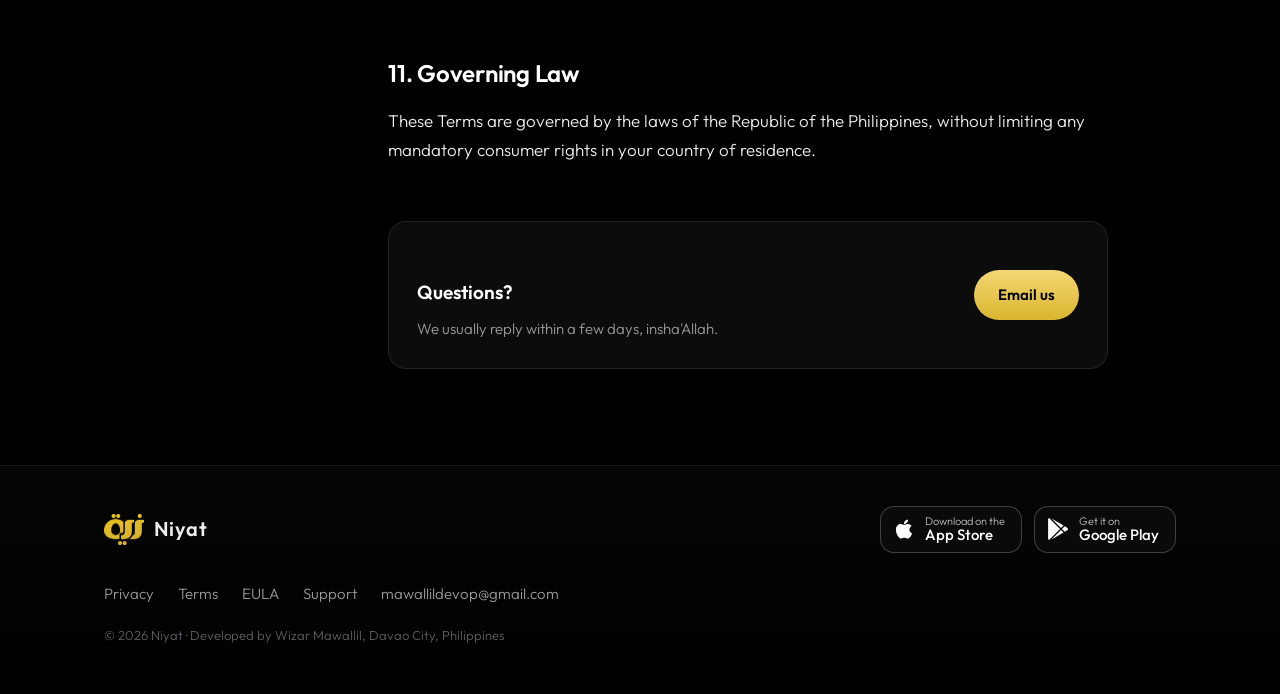
<file: terms.html>
<!doctype html>
<html lang="en">
<head>
<meta charset="utf-8">
<meta name="viewport" content="width=device-width, initial-scale=1">
<title>Terms of Service · Niyat</title>
<meta name="description" content="The rules for using Niyat, including how the optional Niyat Premium subscription works.">
<meta name="theme-color" content="#000000">
<link rel="icon" type="image/png" href="assets/favicon.png">
<link rel="apple-touch-icon" href="assets/apple-touch-icon.png">
<meta property="og:title" content="Terms of Service · Niyat">
<meta property="og:description" content="The rules for using Niyat, including how the optional Niyat Premium subscription works.">
<meta property="og:image" content="https://mawallil.github.io/niyat-legal/assets/apple-touch-icon.png">
<link rel="preconnect" href="https://fonts.googleapis.com">
<link rel="preconnect" href="https://fonts.gstatic.com" crossorigin>
<link href="https://fonts.googleapis.com/css2?family=Outfit:wght@300;400;500;600;700&display=swap" rel="stylesheet">
<link rel="stylesheet" href="assets/style.css">
</head>
<body class="">
<div class="glow" aria-hidden="true"></div>
<header class="top"><div class="wrap bar">
<a class="brand" href="./"><img src="assets/logo.png" alt="" width="40" height="31"><span>Niyat</span></a>
<nav class="nav"><a href="privacy">Privacy</a><a href="terms" aria-current="page">Terms</a><a href="eula">EULA</a><a href="support">Support</a></nav>
</div></header>
<main><section class="hero small"><div class="wrap">
<p class="eyebrow">Legal</p><h1>Terms of Service</h1><p class="lead">The rules for using Niyat, including how the optional Niyat Premium subscription works.</p>
<p class="meta"><span class="dot"></span>Last updated November 7, 2026</p>
</div></section>
<div class="wrap doc-grid">
<aside class="toc"><p>On this page</p><ol><li><a href="#1-agreement">1. Agreement</a></li><li><a href="#2-what-niyat-provides">2. What Niyat Provides</a></li><li><a href="#3-niyat-premium-subscription">3. Niyat Premium Subscription</a></li><li><a href="#4-acceptable-use">4. Acceptable Use</a></li><li><a href="#5-religious-content">5. Religious Content</a></li><li><a href="#6-third-party-content-and-services">6. Third-Party Content and Services</a></li><li><a href="#7-intellectual-property">7. Intellectual Property</a></li><li><a href="#8-disclaimer">8. Disclaimer</a></li><li><a href="#9-limitation-of-liability">9. Limitation of Liability</a></li><li><a href="#10-changes-and-termination">10. Changes and Termination</a></li><li><a href="#11-governing-law">11. Governing Law</a></li></ol></aside>
<article class="prose"><h2 id="1-agreement">1. Agreement</h2>
        <p>By downloading or using Niyat: Quran Transliteration ("Niyat", "the App"), developed by Wizar Mawallil
            ("we", "us"), you agree to these Terms and to our <a href="eula">End User License Agreement</a> and
            <a href="privacy">Privacy Policy</a>. If you do not agree, please do not use the App.</p>

        <h2 id="2-what-niyat-provides">2. What Niyat Provides</h2>
        <ul>
            <li>The complete Quran with phonetic English transliteration, English and other translations, and verse
                explanations</li>
            <li>Verse-by-verse audio recitation</li>
            <li>Prayer times, Adhan notifications, a home-screen widget and a Qibla compass</li>
            <li>Arabic alphabet and Tajweed lessons</li>
            <li>Islamic wallpapers, with a premium collection available by subscription</li>
        </ul>
        <p>No account is needed to use the App.</p>

        <h2 id="3-niyat-premium-subscription">3. Niyat Premium Subscription</h2>
        <p><strong>Niyat Premium</strong> is an optional monthly auto-renewing subscription. It unlocks the full monthly
            collection of premium Islamic wallpapers. Reading the Quran, transliteration, translations, audio, verse
            explanations, prayer times, Adhan alerts, the Qibla compass and the Arabic lessons are free and do not require
            a subscription.</p>
        <ul>
            <li><strong>Length:</strong> 1 month, renewing automatically.</li>
            <li><strong>Price:</strong> shown in the app before you subscribe, in your local currency (for example,
                US$0.99 per month in the United States).</li>
            <li><strong>Payment:</strong> charged to your Apple ID or Google Play account when you confirm the purchase.
            </li>
            <li><strong>Renewal:</strong> the subscription renews automatically unless it is cancelled at least 24 hours
                before the end of the current period. Your account is charged for renewal within 24 hours before the
                current period ends.</li>
            <li><strong>Cancelling:</strong> manage or cancel at any time in your App Store account settings (iPhone/iPad:
                Settings &gt; your name &gt; Subscriptions) or in Google Play (Play Store &gt; Payments &amp;
                subscriptions &gt; Subscriptions). Cancelling stops the next renewal; Premium stays active until the end
                of the period you have paid for.</li>
            <li><strong>Refunds:</strong> handled by Apple or Google under their refund policies.</li>
            <li><strong>Price changes:</strong> Apple and Google notify you of any price increase in advance, and you can
                cancel before it applies.</li>
            <li><strong>Restoring:</strong> use "Restore Purchases" in the app on a new device signed in to the same store
                account.</li>
        </ul>

        <h2 id="4-acceptable-use">4. Acceptable Use</h2>
        <p>You agree not to misuse the App, including by attempting to access our servers without permission,
            disrupting the App, extracting or redistributing its content or premium wallpapers, or using it in a way that
            disrespects the Holy Quran.</p>

        <h2 id="5-religious-content">5. Religious Content</h2>
        <p>We work carefully on transliteration, translations, explanations and prayer times, but errors are possible.
            Transliteration is a learning aid and does not replace learning to read Arabic with a qualified teacher.
            AI-generated explanations are summaries and may contain mistakes. Prayer times are calculated with standard
            methods and can differ from your local mosque. Please consult qualified scholars and local authorities for
            religious rulings.</p>

        <h2 id="6-third-party-content-and-services">6. Third-Party Content and Services</h2>
        <p>Recitations and some Quran data are provided by Quran.com and its partners; prayer times by AlAdhan; and some
            verse explanations by AI providers. Translations remain the property of their authors and publishers. These
            services may change or become unavailable, which may affect related features.</p>

        <h2 id="7-intellectual-property">7. Intellectual Property</h2>
        <p>The Arabic text of the Quran belongs to no one. The App's design, code, original transliteration, simple
            English text, explanations, lessons and wallpapers belong to us or our licensors. These Terms do not transfer
            any ownership to you.</p>

        <h2 id="8-disclaimer">8. Disclaimer</h2>
        <p>THE APP IS PROVIDED "AS IS" AND "AS AVAILABLE", WITHOUT WARRANTIES OF ANY KIND, TO THE EXTENT PERMITTED BY LAW.
            WE DO NOT PROMISE THAT THE APP WILL BE UNINTERRUPTED OR ERROR-FREE, OR THAT NOTIFICATIONS WILL ALWAYS ARRIVE
            ON TIME (DEVICE BATTERY SETTINGS CAN DELAY THEM).</p>

        <h2 id="9-limitation-of-liability">9. Limitation of Liability</h2>
        <p>TO THE EXTENT PERMITTED BY LAW, WE ARE NOT LIABLE FOR INDIRECT OR CONSEQUENTIAL DAMAGES, AND OUR TOTAL
            LIABILITY IS LIMITED TO THE AMOUNT YOU PAID FOR NIYAT PREMIUM IN THE 12 MONTHS BEFORE THE CLAIM. Nothing in
            these Terms limits rights you have under consumer protection laws that cannot be waived.</p>

        <h2 id="10-changes-and-termination">10. Changes and Termination</h2>
        <p>We may update the App and these Terms. Material changes will be posted on this page with a new "Last Updated"
            date. You may stop using the App at any time by uninstalling it and cancelling any subscription.</p>

        <h2 id="11-governing-law">11. Governing Law</h2>
        <p>These Terms are governed by the laws of the Republic of the Philippines, without limiting any mandatory
            consumer rights in your country of residence.</p>
<div class="contact-card"><div><h3>Questions?</h3><p>We usually reply within a few days, insha'Allah.</p></div><a class="btn" href="mailto:mawallildevop@gmail.com">Email us</a></div>
</article></div></main>
<footer class="foot"><div class="wrap">
<div class="foot-top"><a class="brand" href="./"><img src="assets/logo.png" alt="" width="40" height="31"><span>Niyat</span></a><div class="stores"><a class="store" href="https://apps.apple.com/us/app/niyat-quran-transliteration/id6758232364"><span class="ico"><svg viewBox="0 0 384 512" aria-hidden="true"><path fill="currentColor" d="M318.7 268.7c-.2-36.7 16.4-64.4 50-84.8-18.8-26.9-47.2-41.7-84.7-44.6-35.5-2.8-74.3 20.7-88.5 20.7-15 0-49.4-19.7-76.4-19.7C63.3 141.2 4 184.8 4 273.5q0 39.3 14.4 81.2c12.8 36.7 59 126.7 107.2 125.2 25.2-.6 43-17.9 75.8-17.9 31.8 0 48.3 17.9 76.4 17.9 48.6-.7 90.4-82.5 102.6-119.3-65.2-30.7-61.7-90-61.7-91.9zm-56.6-164.2c27.3-32.4 24.8-61.9 24-72.5-24.1 1.4-52 16.4-67.9 34.9-17.5 19.8-27.8 44.3-25.6 71.9 26.1 2 49.9-11.4 69.5-34.3z"/></svg></span><span><small>Download on the</small>App Store</span></a><a class="store" href="https://play.google.com/store/apps/details?id=com.aicob.niyat"><span class="ico"><svg viewBox="0 0 512 512" aria-hidden="true"><path fill="currentColor" d="M325.3 234.3 104.6 13l280.8 161.2-60.1 60.1zM47 0C34 6.8 25.3 19.2 25.3 35.3v441.3c0 16.1 8.7 28.5 21.7 35.3l256.6-256L47 0zm425.2 225.6-58.9-34.1-65.7 64.5 65.7 64.5 60.1-34.1c18-14.3 18-46.5-1.2-60.8zM104.6 499l280.8-161.2-60.1-60.1L104.6 499z"/></svg></span><span><small>Get it on</small>Google Play</span></a></div></div>
<div class="foot-links"><a href="privacy">Privacy</a><a href="terms">Terms</a><a href="eula">EULA</a><a href="support">Support</a><a href="mailto:mawallildevop@gmail.com">mawallildevop@gmail.com</a></div>
<p class="fine">&copy; 2026 Niyat · Developed by Wizar Mawallil, Davao City, Philippines</p>
</div></footer>
</body>
</html>
</file>
<file: assets/style.css>
:root{
  --bg:#000;
  --surface:#0c0c0d;
  --surface-2:#141416;
  --line:rgba(255,255,255,.09);
  --line-gold:rgba(219,181,47,.35);
  --text:#ececec;
  --muted:#9a9a9f;
  --gold:#dbb52f;
  --gold-hi:#f3d774;
  --gold-lo:#b8901f;
  --radius:18px;
  color-scheme:dark;
}
*{box-sizing:border-box;margin:0;padding:0}
html{scroll-behavior:smooth;-webkit-text-size-adjust:100%}
body{background:var(--bg);color:var(--text);font-family:Outfit,system-ui,-apple-system,"Segoe UI",sans-serif;font-size:17px;line-height:1.7;font-weight:300;min-height:100vh;overflow-x:hidden;position:relative}
a{color:var(--gold);text-decoration:none}
a:hover{color:var(--gold-hi)}
img{display:block;max-width:100%}
.wrap{max-width:1120px;margin:0 auto;padding:0 24px}
.narrow{max-width:760px}
.center{text-align:center}

/* ambient light */
.glow{position:absolute;inset:0 0 auto 0;height:720px;pointer-events:none;z-index:-1;
  background:
    radial-gradient(600px 340px at 50% -60px,rgba(219,181,47,.20),transparent 70%),
    radial-gradient(900px 500px at 50% -200px,rgba(219,181,47,.08),transparent 70%)}
.glow::after{content:"";position:absolute;inset:0;opacity:.045;
  background-image:url("data:image/svg+xml,%3Csvg xmlns='http://www.w3.org/2000/svg' width='72' height='72' viewBox='0 0 72 72'%3E%3Cg fill='none' stroke='%23dbb52f' stroke-width='.8'%3E%3Crect x='22' y='22' width='28' height='28'/%3E%3Crect x='22' y='22' width='28' height='28' transform='rotate(45 36 36)'/%3E%3C/g%3E%3C/svg%3E");
  -webkit-mask-image:radial-gradient(ellipse at 50% 0,#000 10%,transparent 70%);mask-image:radial-gradient(ellipse at 50% 0,#000 10%,transparent 70%)}

/* header */
.top{position:sticky;top:0;z-index:10;background:rgba(0,0,0,.72);backdrop-filter:saturate(1.4) blur(14px);-webkit-backdrop-filter:saturate(1.4) blur(14px);border-bottom:1px solid var(--line)}
.bar{display:flex;align-items:center;justify-content:space-between;height:68px;gap:16px}
.brand{display:flex;align-items:center;gap:10px;color:var(--text);font-weight:600;font-size:20px;letter-spacing:.02em}
.brand:hover{color:#fff}
.brand img{width:40px;height:auto}
.nav{display:flex;gap:4px}
.nav a{color:var(--muted);font-weight:400;font-size:15px;padding:8px 14px;border-radius:999px;transition:.2s}
.nav a:hover{color:var(--text);background:var(--surface-2)}
.nav a[aria-current=page]{color:#000;background:var(--gold);font-weight:500}

/* hero */
.hero{padding:96px 0 64px}
.hero.small{padding:72px 0 40px;border-bottom:1px solid var(--line)}
.hero-logo{width:150px;height:auto;margin:0 auto 28px;filter:drop-shadow(0 10px 40px rgba(219,181,47,.35))}
.eyebrow{color:var(--gold);font-weight:500;font-size:13px;letter-spacing:.22em;text-transform:uppercase;margin-bottom:14px}
h1{font-weight:600;font-size:clamp(36px,6vw,60px);line-height:1.08;letter-spacing:-.02em;color:#fff}
.gold{background:linear-gradient(180deg,var(--gold-hi),var(--gold) 55%,var(--gold-lo));-webkit-background-clip:text;background-clip:text;color:transparent}
.lead{color:var(--muted);font-size:clamp(17px,2.2vw,20px);max-width:640px;margin-top:18px}
.center .lead{margin-left:auto;margin-right:auto}
.meta{display:flex;align-items:center;gap:10px;color:var(--muted);font-size:14px;margin-top:22px}
.dot{width:7px;height:7px;border-radius:50%;background:var(--gold);box-shadow:0 0 12px var(--gold)}

/* store buttons */
.stores{display:flex;gap:12px;flex-wrap:wrap}
.center .stores{justify-content:center;margin-top:34px}
.store{display:flex;align-items:center;gap:10px;padding:10px 20px 10px 16px;border:1px solid rgba(255,255,255,.22);border-radius:14px;color:#fff;font-weight:500;font-size:18px;line-height:1.1;background:#0a0a0a;transition:.2s}
.store small{display:block;font-size:11px;font-weight:300;color:#bdbdbd}
.store .ico{width:22px;height:22px;display:flex}
.store svg{width:100%;height:100%}
.store:hover{color:#fff;border-color:var(--gold);transform:translateY(-1px)}

/* home cards */
.cards{display:grid;grid-template-columns:repeat(4,1fr);gap:16px;padding-bottom:96px}
.card{display:flex;flex-direction:column;padding:26px;border:1px solid var(--line);border-radius:var(--radius);background:linear-gradient(180deg,var(--surface-2),var(--surface));color:var(--text);transition:.25s}
.card h2{font-size:19px;font-weight:600;color:#fff;margin-bottom:8px}
.card p{color:var(--muted);font-size:15px;line-height:1.55;flex:1}
.card .arrow{color:var(--gold);font-weight:500;font-size:14px;margin-top:18px}
.card:hover{border-color:var(--line-gold);transform:translateY(-3px);color:var(--text);box-shadow:0 18px 40px -20px rgba(219,181,47,.35)}

/* legal layout */
.doc-grid{display:grid;grid-template-columns:220px 1fr;gap:64px;padding-top:48px;padding-bottom:96px}
.toc{position:sticky;top:96px;align-self:start;font-size:14px}
.toc p{color:var(--muted);font-size:12px;letter-spacing:.18em;text-transform:uppercase;margin-bottom:12px}
.toc ol{list-style:none;border-left:1px solid var(--line)}
.toc a{display:block;color:var(--muted);padding:5px 0 5px 16px;margin-left:-1px;border-left:1px solid transparent;line-height:1.4}
.toc a:hover{color:var(--gold);border-left-color:var(--gold)}
.prose{max-width:720px;min-width:0}
.prose h2{font-size:24px;font-weight:600;color:#fff;margin:48px 0 14px;scroll-margin-top:96px;letter-spacing:-.01em}
.prose h2:first-child{margin-top:0}
.prose h3{font-size:18px;font-weight:500;color:var(--gold);margin:28px 0 8px}
.prose p{margin-bottom:16px}
.prose ul{margin:0 0 18px;padding-left:0;list-style:none}
.prose li{position:relative;padding-left:22px;margin-bottom:10px}
.prose li::before{content:"";position:absolute;left:2px;top:.72em;width:7px;height:7px;transform:rotate(45deg);background:var(--gold)}
.prose strong{color:#fff;font-weight:500}
.callout{border:1px solid var(--line-gold);background:linear-gradient(135deg,rgba(219,181,47,.10),rgba(219,181,47,.02));padding:22px 24px;border-radius:var(--radius);margin-bottom:36px;color:#ddd}
.callout strong{color:var(--gold-hi)}

/* contact + support */
.contact-card{display:flex;align-items:center;justify-content:space-between;gap:20px;margin-top:56px;padding:26px 28px;border:1px solid var(--line);border-radius:var(--radius);background:var(--surface)}
.contact-card h3{color:#fff;font-weight:600;font-size:19px}
.contact-card p{color:var(--muted);margin:4px 0 0;font-size:15px}
.contact-card.big{margin-top:48px;border-color:var(--line-gold);background:linear-gradient(135deg,rgba(219,181,47,.10),var(--surface) 60%)}
.btn{flex-shrink:0;display:inline-block;padding:12px 24px;border-radius:999px;background:linear-gradient(180deg,var(--gold-hi),var(--gold));color:#000;font-weight:600;font-size:15px;transition:.2s}
.btn:hover{color:#000;filter:brightness(1.08);transform:translateY(-1px)}
.section-title{font-size:24px;font-weight:600;color:#fff;margin:56px 0 18px}
.faq{display:grid;gap:10px;padding-bottom:96px}
.faq details{border:1px solid var(--line);border-radius:14px;background:var(--surface);overflow:hidden}
.faq details[open]{border-color:var(--line-gold)}
.faq summary{cursor:pointer;list-style:none;padding:18px 52px 18px 22px;font-weight:500;color:#fff;position:relative}
.faq summary::-webkit-details-marker{display:none}
.faq summary::after{content:"+";position:absolute;right:22px;top:50%;transform:translateY(-50%);color:var(--gold);font-size:24px;font-weight:300}
.faq details[open] summary::after{content:"–"}
.faq details p{padding:0 22px 20px;color:#cfcfcf;font-size:16px}

/* footer */
.foot{border-top:1px solid var(--line);padding:40px 0 48px;background:linear-gradient(180deg,#050505,#000)}
.foot-top{display:flex;justify-content:space-between;align-items:center;gap:20px;flex-wrap:wrap}
.foot .store{font-size:15px;padding:8px 16px 8px 12px}
.foot-links{display:flex;flex-wrap:wrap;gap:8px 24px;margin-top:28px;font-size:15px}
.foot-links a{color:var(--muted)}
.foot-links a:hover{color:var(--gold)}
.fine{color:#5f5f64;font-size:13px;margin-top:18px}

:focus-visible{outline:2px solid var(--gold);outline-offset:3px;border-radius:6px}

@media (max-width:960px){
  .cards{grid-template-columns:repeat(2,1fr)}
  .doc-grid{grid-template-columns:1fr;gap:0;padding-top:32px}
  .toc{display:none}
}
@media (max-width:620px){
  body{font-size:16px}
  .wrap{padding:0 16px}
  .bar{height:auto;padding:12px 16px;flex-direction:column;align-items:flex-start;gap:8px}
  .nav{width:100%;overflow-x:auto;margin:0 -6px}
  .nav a{padding:6px 12px;font-size:14px;white-space:nowrap}
  .hero{padding:64px 0 44px}
  .hero.small{padding:44px 0 28px}
  .cards{grid-template-columns:1fr}
  .contact-card{flex-direction:column;align-items:flex-start}
  .foot-top{flex-direction:column;align-items:flex-start}
}
@media (prefers-reduced-motion:reduce){*{transition:none!important;scroll-behavior:auto!important}}
</file>
